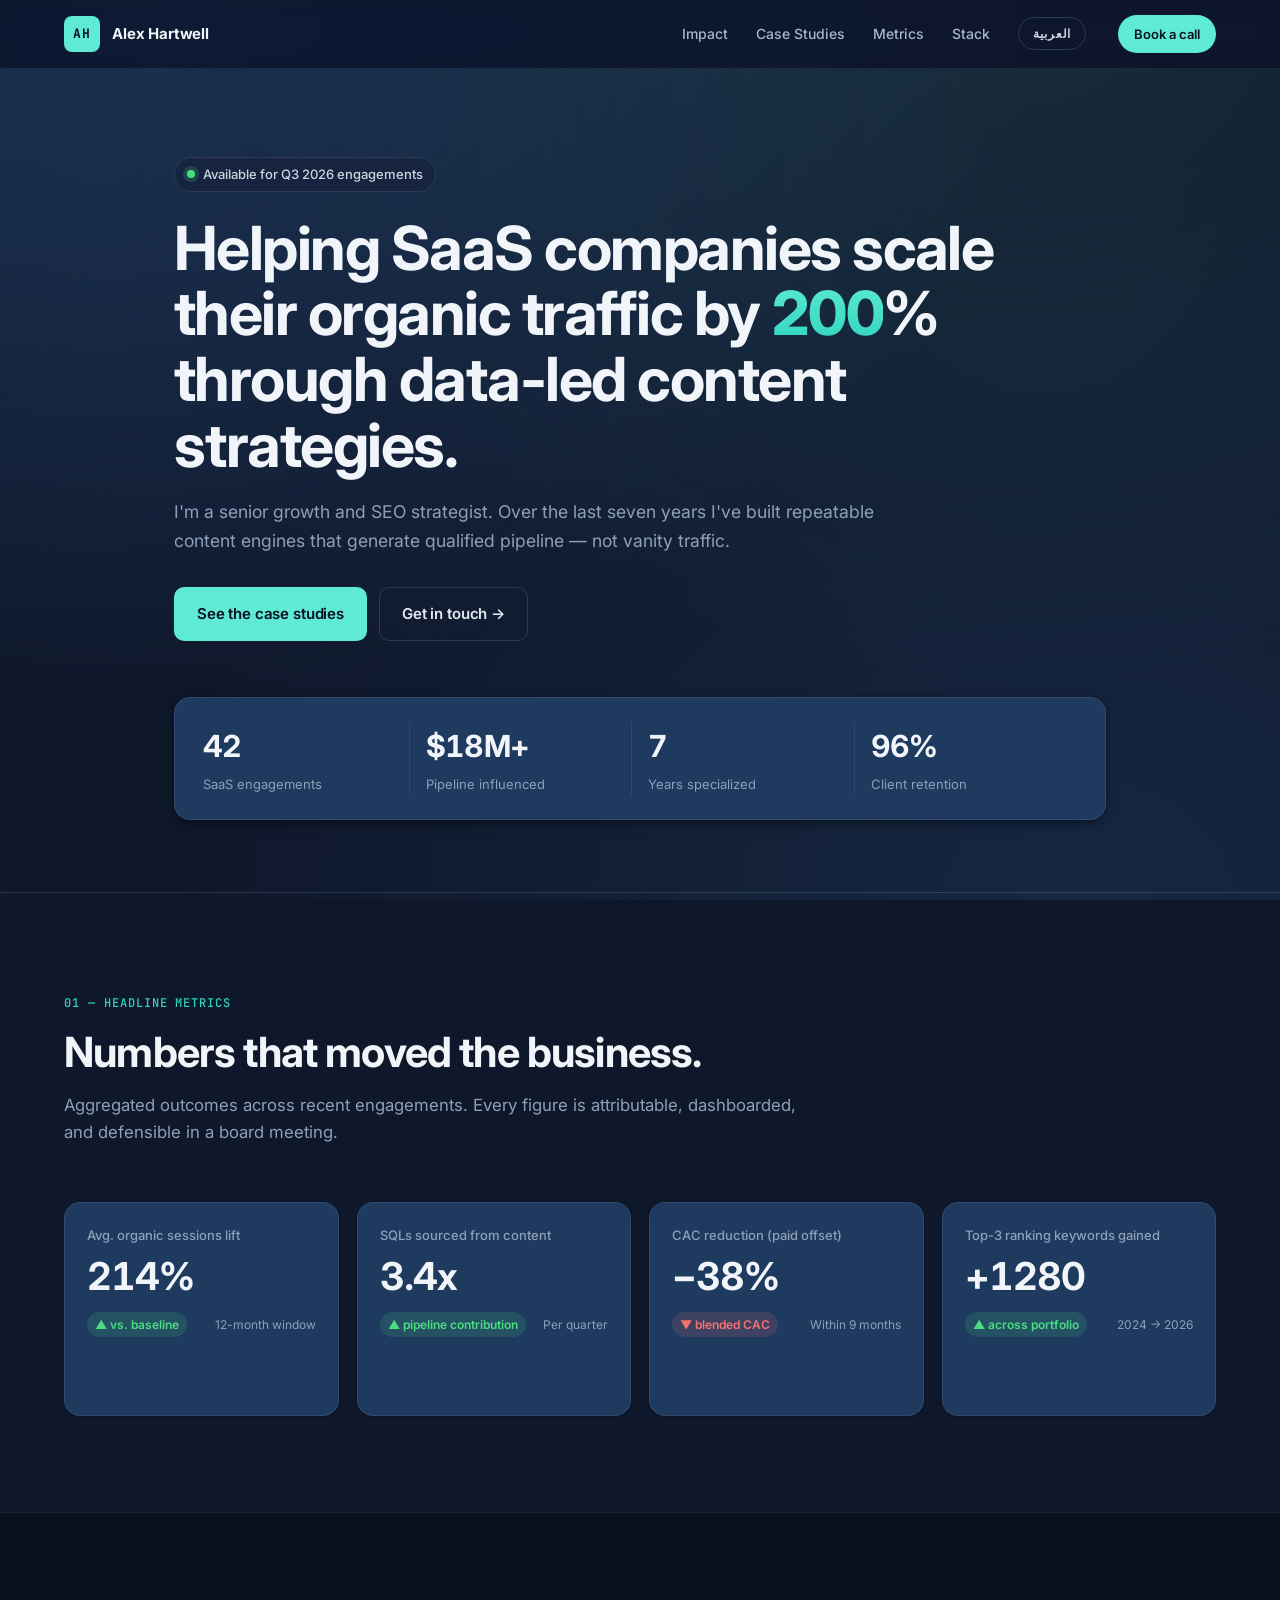
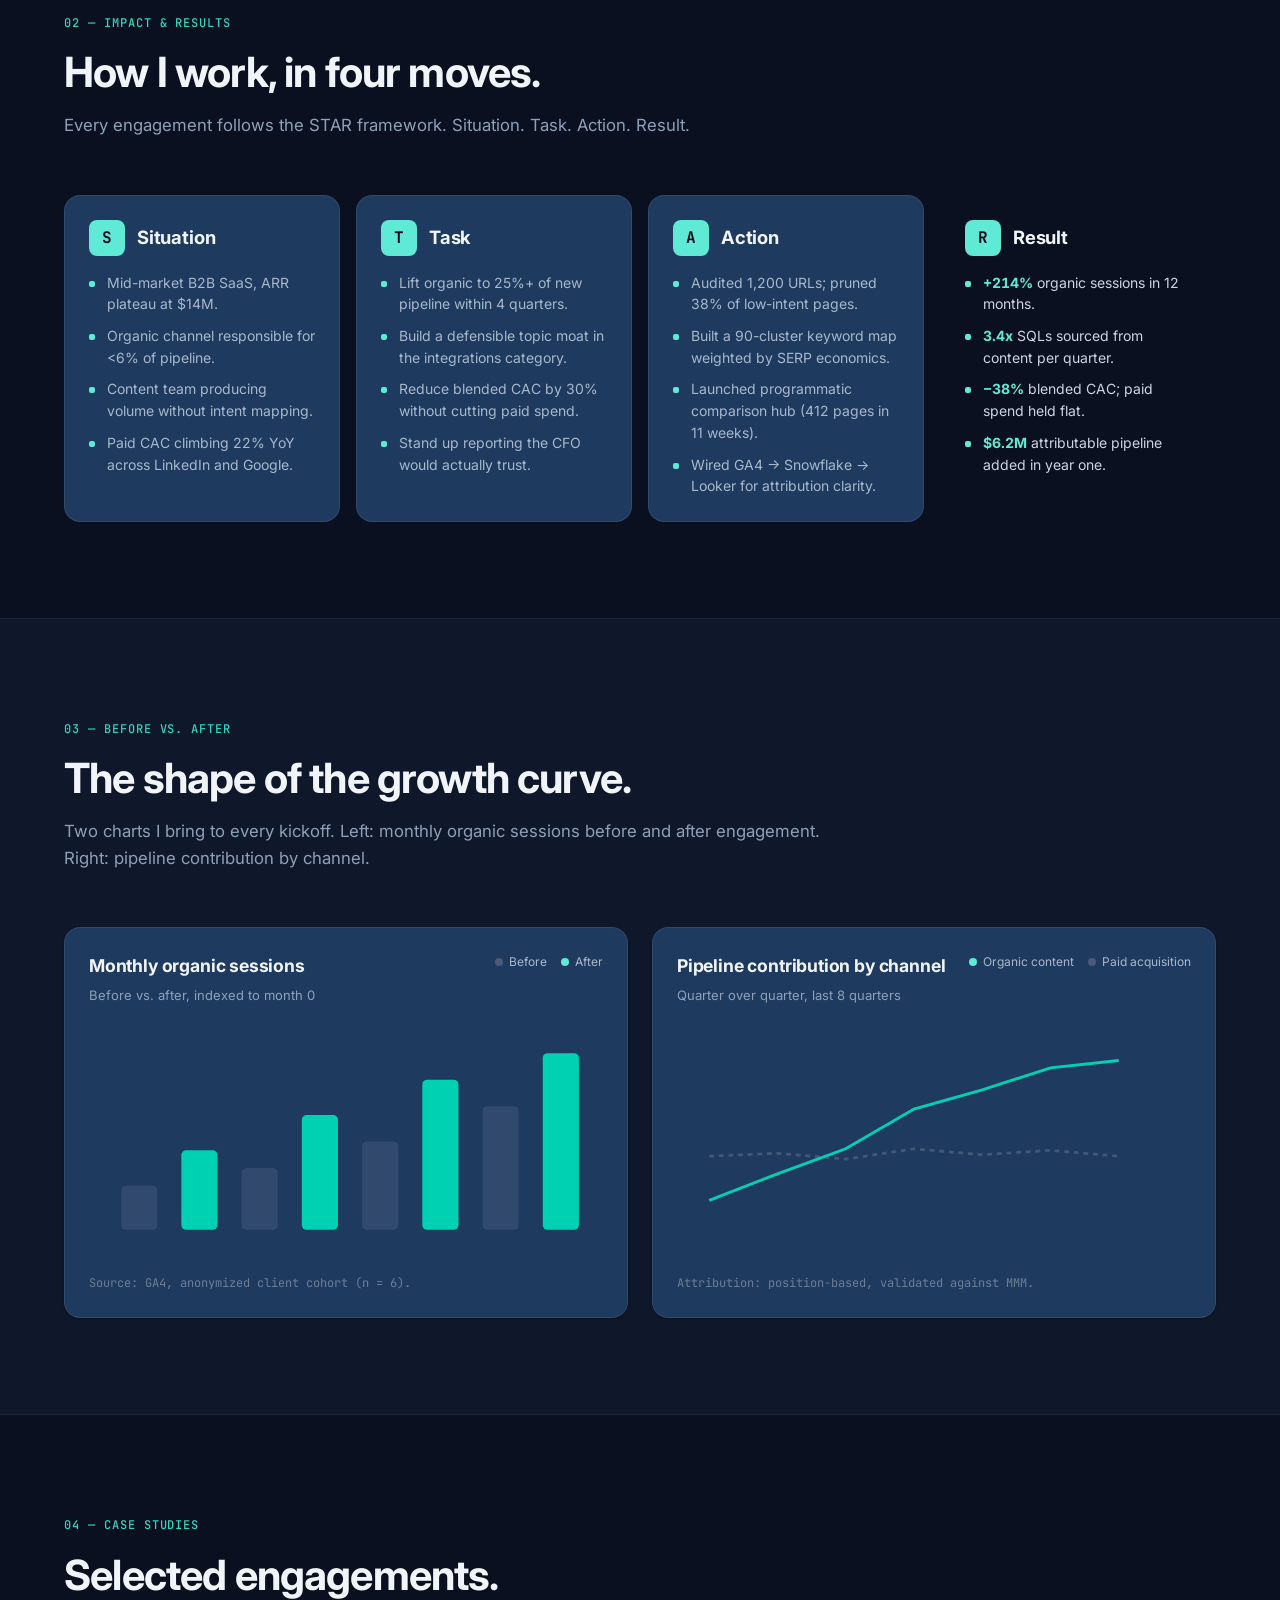
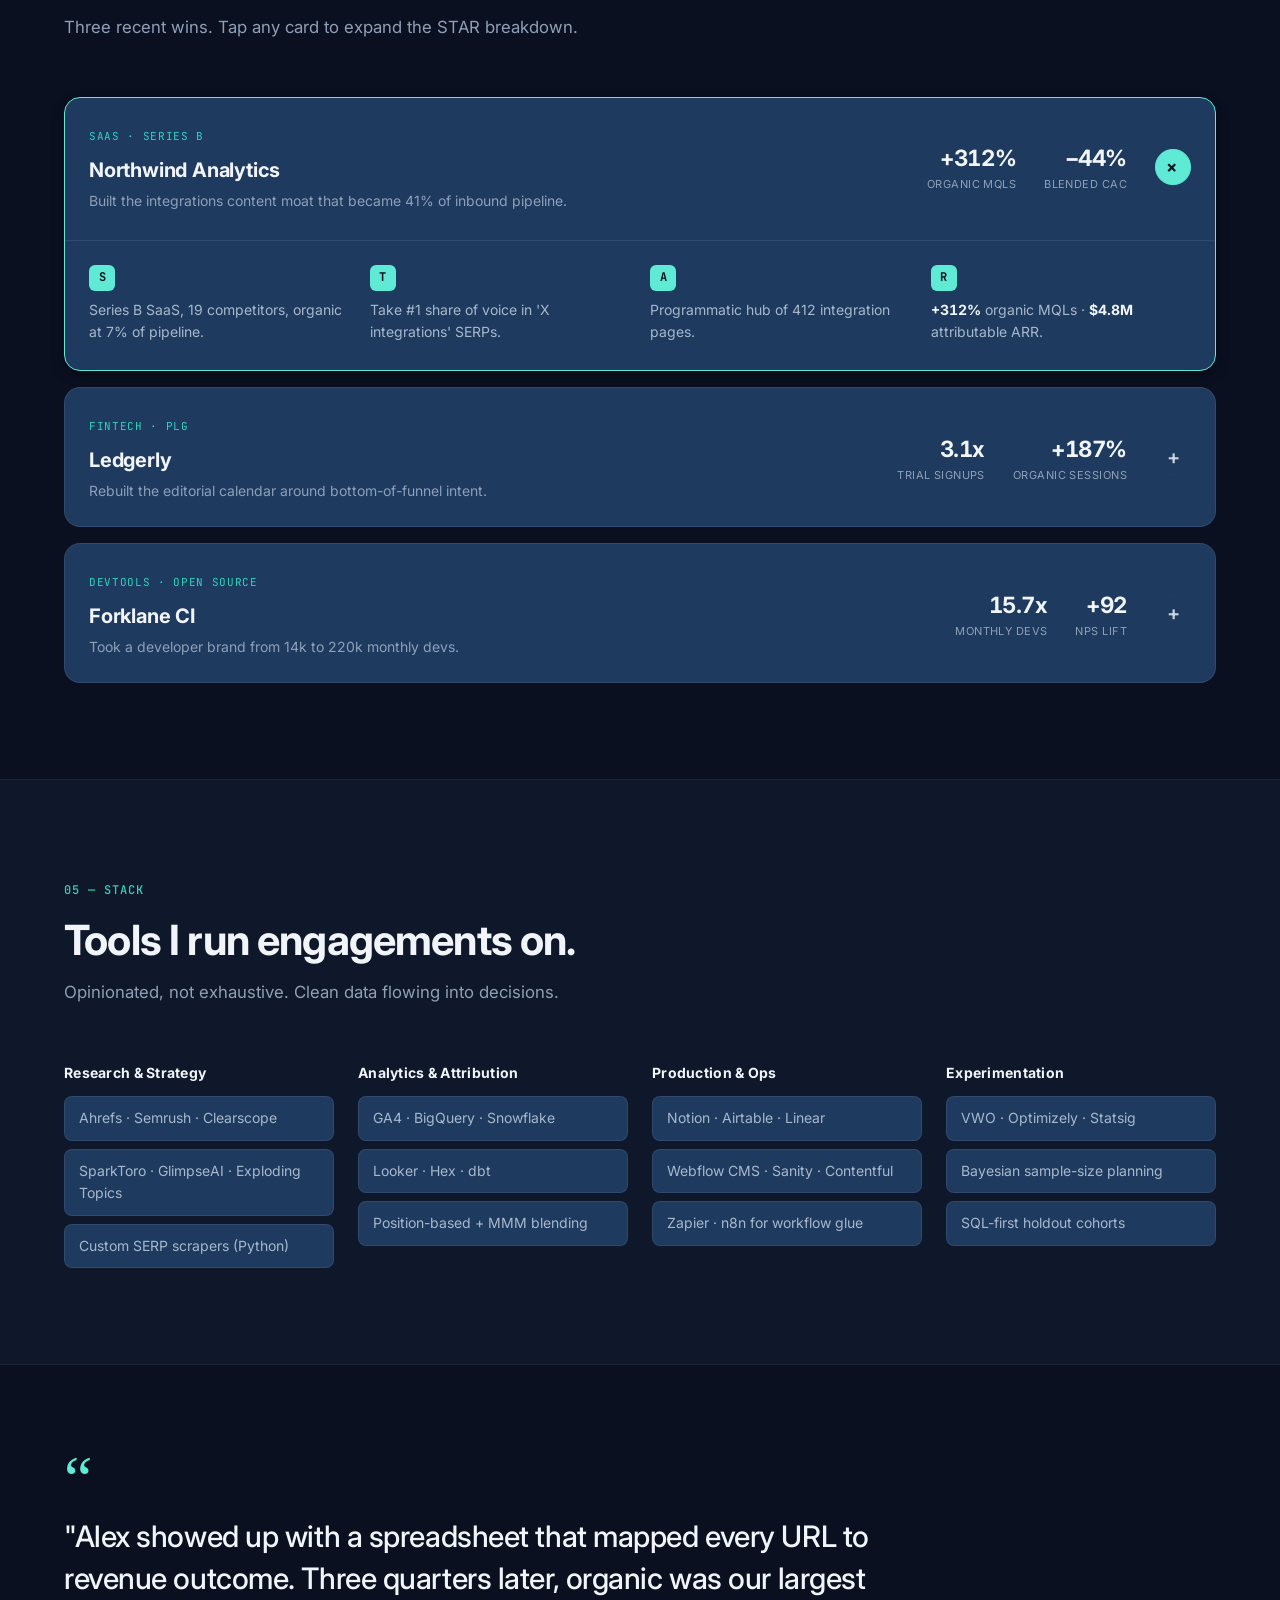
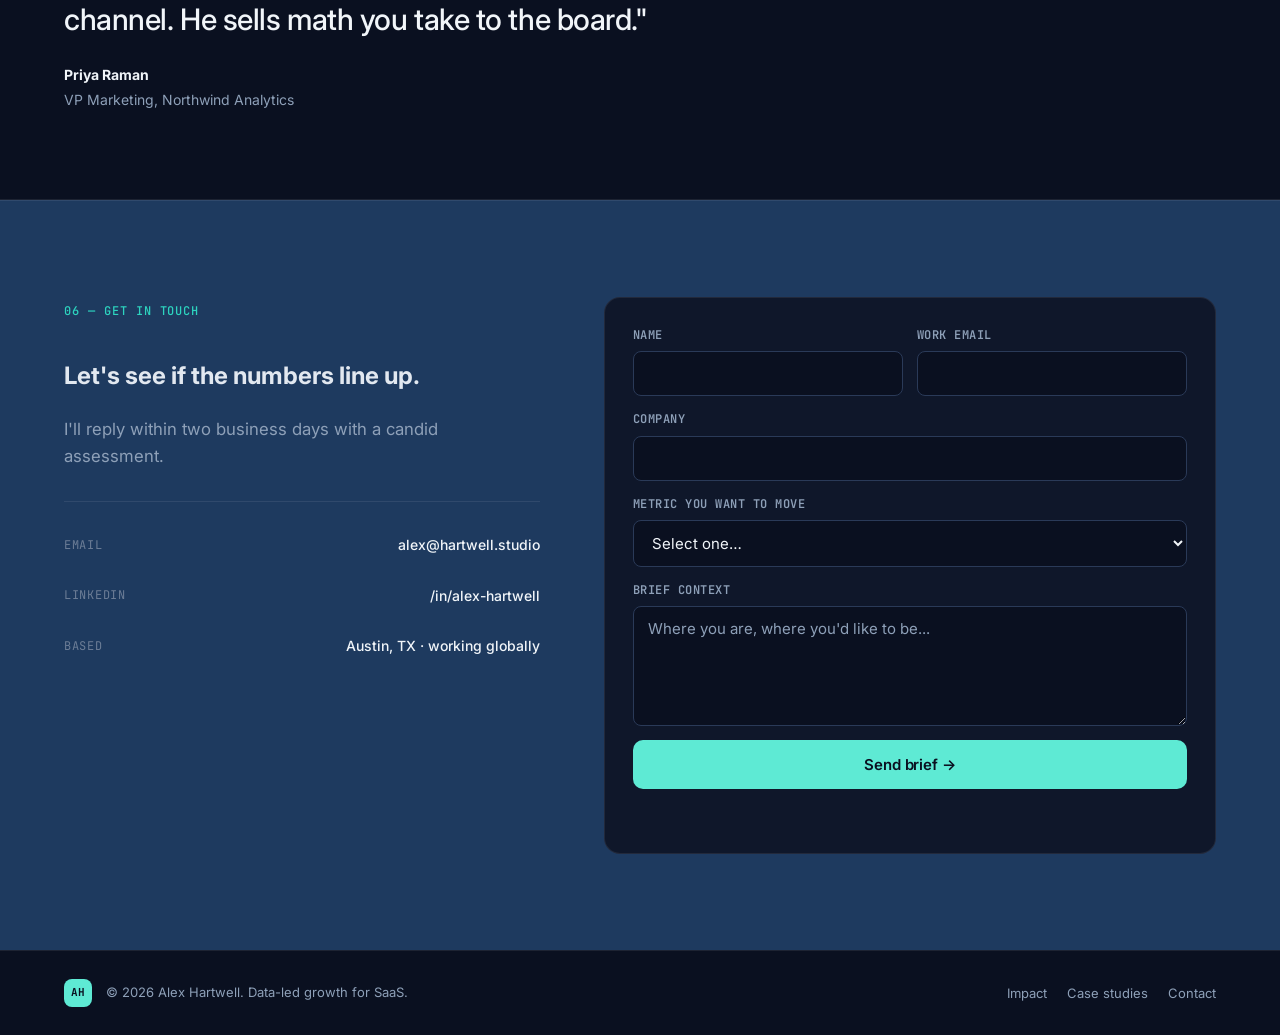
<file: portfolione/index.html>
<!DOCTYPE html>
<html lang="en">
  <head>
    <meta charset="UTF-8" />
    <meta name="viewport" content="width=device-width, initial-scale=1.0" />
    <title>Alex Hartwell — Growth & SEO Strategist | Data-Led Results</title>
    <meta name="description" content="Helping SaaS companies scale their organic traffic by 200% through data-led content strategies. Portfolio of measurable growth wins." />
    <meta property="og:title" content="Alex Hartwell — Growth & SEO Strategist" />
    <meta property="og:description" content="Data-led content strategies that move metrics. Case studies, results, proof." />
    <link rel="icon" type="image/svg+xml" href="/favicon.svg" />
    <link rel="preconnect" href="https://fonts.googleapis.com">
    <link rel="preconnect" href="https://fonts.gstatic.com" crossorigin>
    <link href="https://fonts.googleapis.com/css2?family=Inter:wght@400;500;600;700;800&family=JetBrains+Mono:wght@400;500;700&family=Cairo:wght@400;500;600;700;800&display=swap" rel="stylesheet">
    <link rel="stylesheet" href="styles.css" />
  </head>
  <body>
    <header class="site-header">
      <div class="container nav">
        <a class="brand" href="#top">
          <span class="brand-mark">AH</span>
          <span class="brand-text" data-i18n="brand.name">Alex Hartwell</span>
        </a>
        <nav class="nav-links">
          <a href="#impact" data-i18n="nav.impact">Impact</a>
          <a href="#case-studies" data-i18n="nav.cases">Case Studies</a>
          <a href="#metrics" data-i18n="nav.metrics">Metrics</a>
          <a href="#stack" data-i18n="nav.stack">Stack</a>
          <button class="lang-toggle" id="lang-toggle" type="button" aria-label="Switch language">
            <span id="lang-toggle-label">العربية</span>
          </button>
          <a href="#contact" class="nav-cta" data-i18n="nav.cta">Book a call</a>
        </nav>
      </div>
    </header>

    <main id="top">
      <!-- HERO -->
      <section class="hero">
        <div class="container hero-inner">
          <div class="hero-tag">
            <span class="status-dot"></span>
            <span data-i18n="hero.tag">Available for Q3 2026 engagements</span>
          </div>
          <h1 class="hero-headline">
            <span data-i18n="hero.before">Helping SaaS companies scale their organic traffic by</span>
            <span class="hero-accent" data-counter data-target="200">0</span>%
            <span data-i18n="hero.after">through data-led content strategies.</span>
          </h1>
          <p class="hero-sub" data-i18n="hero.sub">
            I'm a senior growth and SEO strategist. Over the last seven years I've
            built repeatable content engines that generate qualified pipeline — not
            vanity traffic. Below: the numbers, the methods, and the receipts.
          </p>
          <div class="hero-actions">
            <a href="#case-studies" class="btn btn-primary" data-i18n="hero.btn1">See the case studies</a>
            <a href="#contact" class="btn btn-ghost" data-i18n="hero.btn2">Get in touch →</a>
          </div>

          <ul class="hero-stats">
            <li><strong data-counter data-target="42">0</strong><span data-i18n="hero.stat1">SaaS engagements</span></li>
            <li><strong data-counter data-target="18" data-prefix="$" data-suffix="M+">$0</strong><span data-i18n="hero.stat2">Pipeline influenced</span></li>
            <li><strong data-counter data-target="7">0</strong><span data-i18n="hero.stat3">Years specialized</span></li>
            <li><strong data-counter data-target="96" data-suffix="%">0</strong><span data-i18n="hero.stat4">Client retention</span></li>
          </ul>
        </div>
      </section>

      <!-- IMPACT METRICS -->
      <section id="metrics" class="section">
        <div class="container">
          <div class="section-head">
            <span class="eyebrow" data-i18n="s1.eyebrow">01 — Headline metrics</span>
            <h2 data-i18n="s1.title">Numbers that moved the business.</h2>
            <p class="section-lede" data-i18n="s1.lede">Aggregated outcomes across recent engagements. Every figure is attributable, dashboarded, and defensible in a board meeting.</p>
          </div>

          <div class="metric-grid">
            <article class="metric-card">
              <div class="metric-label" data-i18n="s1.m1.label">Avg. organic sessions lift</div>
              <div class="metric-value"><span data-counter data-target="214" data-suffix="%">0</span></div>
              <div class="metric-meta">
                <span class="trend trend-up" data-i18n="s1.m1.trend">▲ vs. baseline</span>
                <span data-i18n="s1.m1.window">12-month window</span>
              </div>
              <div class="spark" data-spark="6,9,11,14,18,22,28,34,41,52,63,78"></div>
            </article>

            <article class="metric-card">
              <div class="metric-label" data-i18n="s1.m2.label">SQLs sourced from content</div>
              <div class="metric-value"><span data-counter data-target="3.4" data-suffix="x">0</span></div>
              <div class="metric-meta">
                <span class="trend trend-up" data-i18n="s1.m2.trend">▲ pipeline contribution</span>
                <span data-i18n="s1.m2.window">Per quarter</span>
              </div>
              <div class="spark" data-spark="10,12,11,16,19,21,25,29,32,36,40,44"></div>
            </article>

            <article class="metric-card">
              <div class="metric-label" data-i18n="s1.m3.label">CAC reduction (paid offset)</div>
              <div class="metric-value">−<span data-counter data-target="38" data-suffix="%">0</span></div>
              <div class="metric-meta">
                <span class="trend trend-down" data-i18n="s1.m3.trend">▼ blended CAC</span>
                <span data-i18n="s1.m3.window">Within 9 months</span>
              </div>
              <div class="spark" data-spark="80,76,74,70,68,62,58,55,52,48,46,44" data-invert="true"></div>
            </article>

            <article class="metric-card">
              <div class="metric-label" data-i18n="s1.m4.label">Top-3 ranking keywords gained</div>
              <div class="metric-value">+<span data-counter data-target="1280">0</span></div>
              <div class="metric-meta">
                <span class="trend trend-up" data-i18n="s1.m4.trend">▲ across portfolio</span>
                <span data-i18n="s1.m4.window">2024 → 2026</span>
              </div>
              <div class="spark" data-spark="120,180,260,340,420,540,680,820,940,1050,1180,1280"></div>
            </article>
          </div>
        </div>
      </section>

      <!-- IMPACT & RESULTS — STAR METHOD -->
      <section id="impact" class="section section-alt">
        <div class="container">
          <div class="section-head">
            <span class="eyebrow" data-i18n="s2.eyebrow">02 — Impact &amp; Results</span>
            <h2 data-i18n="s2.title">How I work, in four moves.</h2>
            <p class="section-lede" data-i18n="s2.lede">Every engagement follows the STAR framework. Situation. Task. Action. Result. No hand-waving, no hidden math.</p>
          </div>

          <div class="star-grid">
            <article class="star-card">
              <header class="star-head"><span class="star-letter">S</span><h3 data-i18n="s2.s.title">Situation</h3></header>
              <ul class="star-list">
                <li data-i18n="s2.s.li1">Mid-market B2B SaaS, ARR plateau at $14M.</li>
                <li data-i18n="s2.s.li2">Organic channel responsible for &lt;6% of pipeline.</li>
                <li data-i18n="s2.s.li3">Content team producing volume without intent mapping.</li>
                <li data-i18n="s2.s.li4">Paid CAC climbing 22% YoY across LinkedIn and Google.</li>
              </ul>
            </article>

            <article class="star-card">
              <header class="star-head"><span class="star-letter">T</span><h3 data-i18n="s2.t.title">Task</h3></header>
              <ul class="star-list">
                <li data-i18n="s2.t.li1">Lift organic to 25%+ of new pipeline within 4 quarters.</li>
                <li data-i18n="s2.t.li2">Build a defensible topic moat in the integrations category.</li>
                <li data-i18n="s2.t.li3">Reduce blended CAC by 30% without cutting paid spend abruptly.</li>
                <li data-i18n="s2.t.li4">Stand up reporting the CFO would actually trust.</li>
              </ul>
            </article>

            <article class="star-card">
              <header class="star-head"><span class="star-letter">A</span><h3 data-i18n="s2.a.title">Action</h3></header>
              <ul class="star-list">
                <li data-i18n="s2.a.li1">Audited 1,200 URLs; pruned 38% of low-intent pages.</li>
                <li data-i18n="s2.a.li2">Built a 90-cluster keyword map weighted by SERP economics.</li>
                <li data-i18n="s2.a.li3">Launched programmatic comparison hub (412 pages in 11 weeks).</li>
                <li data-i18n="s2.a.li4">Wired GA4 → Snowflake → Looker for attribution clarity.</li>
              </ul>
            </article>

            <article class="star-card star-card-result">
              <header class="star-head"><span class="star-letter">R</span><h3 data-i18n="s2.r.title">Result</h3></header>
              <ul class="star-list">
                <li data-i18n-html="s2.r.li1"><strong>+214%</strong> organic sessions in 12 months.</li>
                <li data-i18n-html="s2.r.li2"><strong>3.4x</strong> SQLs sourced from content per quarter.</li>
                <li data-i18n-html="s2.r.li3"><strong>−38%</strong> blended CAC; paid spend held flat.</li>
                <li data-i18n-html="s2.r.li4"><strong>$6.2M</strong> attributable pipeline added in year one.</li>
              </ul>
            </article>
          </div>
        </div>
      </section>

      <!-- CHARTS -->
      <section class="section">
        <div class="container">
          <div class="section-head">
            <span class="eyebrow" data-i18n="s3.eyebrow">03 — Before vs. after</span>
            <h2 data-i18n="s3.title">The shape of the growth curve.</h2>
            <p class="section-lede" data-i18n="s3.lede">Two charts I bring to every kickoff. Left: monthly organic sessions before and after engagement. Right: pipeline contribution by channel.</p>
          </div>

          <div class="chart-grid">
            <article class="chart-card">
              <div class="chart-card-head">
                <div>
                  <h3 data-i18n="s3.c1.title">Monthly organic sessions</h3>
                  <p class="chart-sub" data-i18n="s3.c1.sub">Before vs. after, indexed to month 0</p>
                </div>
                <div class="chart-legend">
                  <span><i class="dot dot-mute"></i><span data-i18n="s3.c1.before">Before</span></span>
                  <span><i class="dot dot-accent"></i><span data-i18n="s3.c1.after">After</span></span>
                </div>
              </div>
              <svg id="chart-bar" class="chart-svg" viewBox="0 0 640 300" role="img" aria-label="Bar chart"></svg>
              <div class="chart-foot"><span data-i18n="s3.c1.foot">Source: GA4, anonymized client cohort (n = 6).</span></div>
            </article>

            <article class="chart-card">
              <div class="chart-card-head">
                <div>
                  <h3 data-i18n="s3.c2.title">Pipeline contribution by channel</h3>
                  <p class="chart-sub" data-i18n="s3.c2.sub">Quarter over quarter, last 8 quarters</p>
                </div>
                <div class="chart-legend">
                  <span><i class="dot dot-accent"></i><span data-i18n="s3.c2.organic">Organic content</span></span>
                  <span><i class="dot dot-mute"></i><span data-i18n="s3.c2.paid">Paid acquisition</span></span>
                </div>
              </div>
              <svg id="chart-line" class="chart-svg" viewBox="0 0 640 300" role="img" aria-label="Line chart"></svg>
              <div class="chart-foot"><span data-i18n="s3.c2.foot">Attribution: position-based, validated against MMM.</span></div>
            </article>
          </div>
        </div>
      </section>

      <!-- CASE STUDIES -->
      <section id="case-studies" class="section section-alt">
        <div class="container">
          <div class="section-head">
            <span class="eyebrow" data-i18n="s4.eyebrow">04 — Case studies</span>
            <h2 data-i18n="s4.title">Selected engagements.</h2>
            <p class="section-lede" data-i18n="s4.lede">Three recent wins. Tap any card to expand the STAR breakdown.</p>
          </div>

          <div class="case-grid">
            <details class="case-card" open>
              <summary>
                <div class="case-summary-left">
                  <span class="case-tag" data-i18n="s4.c1.tag">SaaS · Series B</span>
                  <h3 data-i18n="s4.c1.title">Northwind Analytics</h3>
                  <p data-i18n="s4.c1.desc">Built the integrations content moat that became 41% of inbound pipeline.</p>
                </div>
                <div class="case-summary-right">
                  <div class="case-metric"><strong>+312%</strong><span data-i18n="s4.c1.metric1">Organic MQLs</span></div>
                  <div class="case-metric"><strong>−44%</strong><span data-i18n="s4.c1.metric2">Blended CAC</span></div>
                  <span class="case-toggle" aria-hidden="true">+</span>
                </div>
              </summary>
              <div class="case-body">
                <div class="case-star">
                  <div><span class="case-star-letter">S</span><p data-i18n="s4.c1.s">Series B SaaS, 19 competitors with stronger brand recall, organic at 7% of pipeline.</p></div>
                  <div><span class="case-star-letter">T</span><p data-i18n="s4.c1.t">Take #1 share of voice in "X integrations" SERPs within 3 quarters.</p></div>
                  <div><span class="case-star-letter">A</span><p data-i18n="s4.c1.a">Programmatic hub of 412 integration pages, paired with weekly comparison long-form and an internal-link engine.</p></div>
                  <div><span class="case-star-letter">R</span><p data-i18n-html="s4.c1.r"><strong>+312%</strong> organic MQLs · 1,180 keywords in top-3 · <strong>$4.8M</strong> attributable ARR.</p></div>
                </div>
              </div>
            </details>

            <details class="case-card">
              <summary>
                <div class="case-summary-left">
                  <span class="case-tag" data-i18n="s4.c2.tag">FinTech · PLG</span>
                  <h3 data-i18n="s4.c2.title">Ledgerly</h3>
                  <p data-i18n="s4.c2.desc">Rebuilt the editorial calendar around bottom-of-funnel intent. Conversions tripled.</p>
                </div>
                <div class="case-summary-right">
                  <div class="case-metric"><strong>3.1x</strong><span data-i18n="s4.c2.metric1">Trial signups</span></div>
                  <div class="case-metric"><strong>+187%</strong><span data-i18n="s4.c2.metric2">Organic sessions</span></div>
                  <span class="case-toggle" aria-hidden="true">+</span>
                </div>
              </summary>
              <div class="case-body">
                <div class="case-star">
                  <div><span class="case-star-letter">S</span><p data-i18n="s4.c2.s">PLG fintech with 2,800 indexed pages, 71% generating zero clicks per quarter.</p></div>
                  <div><span class="case-star-letter">T</span><p data-i18n="s4.c2.t">Cut the index footprint in half while growing qualified trial signups.</p></div>
                  <div><span class="case-star-letter">A</span><p data-i18n="s4.c2.a">Pruned 1,400 URLs, rebuilt 280 templates around comparison and "alternative to" intent, instrumented every CTA.</p></div>
                  <div><span class="case-star-letter">R</span><p data-i18n-html="s4.c2.r"><strong>3.1x</strong> trials · <strong>+187%</strong> sessions · <strong>−52%</strong> indexed bloat.</p></div>
                </div>
              </div>
            </details>

            <details class="case-card">
              <summary>
                <div class="case-summary-left">
                  <span class="case-tag" data-i18n="s4.c3.tag">DevTools · Open Source</span>
                  <h3 data-i18n="s4.c3.title">Forklane CI</h3>
                  <p data-i18n="s4.c3.desc">Took a developer-tools brand from 14k to 220k monthly devs via documentation-led growth.</p>
                </div>
                <div class="case-summary-right">
                  <div class="case-metric"><strong>15.7x</strong><span data-i18n="s4.c3.metric1">Monthly devs</span></div>
                  <div class="case-metric"><strong>+92</strong><span data-i18n="s4.c3.metric2">NPS lift</span></div>
                  <span class="case-toggle" aria-hidden="true">+</span>
                </div>
              </summary>
              <div class="case-body">
                <div class="case-star">
                  <div><span class="case-star-letter">S</span><p data-i18n="s4.c3.s">OSS devtool, strong community, weak discoverability — docs were the conversion bottleneck.</p></div>
                  <div><span class="case-star-letter">T</span><p data-i18n="s4.c3.t">Treat docs as the primary acquisition surface; lift activation 3x in two quarters.</p></div>
                  <div><span class="case-star-letter">A</span><p data-i18n="s4.c3.a">Reorganized 2,100 doc pages into job-to-be-done flows, added schema, shipped a runnable example library.</p></div>
                  <div><span class="case-star-letter">R</span><p data-i18n-html="s4.c3.r"><strong>15.7x</strong> monthly devs · <strong>+92</strong> NPS · <strong>62%</strong> activation, up from 19%.</p></div>
                </div>
              </div>
            </details>
          </div>
        </div>
      </section>

      <!-- STACK -->
      <section id="stack" class="section">
        <div class="container">
          <div class="section-head">
            <span class="eyebrow" data-i18n="s5.eyebrow">05 — Stack</span>
            <h2 data-i18n="s5.title">Tools I run engagements on.</h2>
            <p class="section-lede" data-i18n="s5.lede">Opinionated, not exhaustive. The point is clean data flowing into decisions, not collecting logos.</p>
          </div>

          <div class="stack-grid">
            <div class="stack-col">
              <h4 data-i18n="s5.col1.title">Research &amp; Strategy</h4>
              <ul>
                <li>Ahrefs · Semrush · Clearscope</li>
                <li>SparkToro · GlimpseAI · Exploding Topics</li>
                <li data-i18n="s5.col1.li3">Custom SERP scrapers (Python)</li>
              </ul>
            </div>
            <div class="stack-col">
              <h4 data-i18n="s5.col2.title">Analytics &amp; Attribution</h4>
              <ul>
                <li>GA4 · BigQuery · Snowflake</li>
                <li>Looker · Hex · dbt</li>
                <li data-i18n="s5.col2.li3">Position-based + MMM blending</li>
              </ul>
            </div>
            <div class="stack-col">
              <h4 data-i18n="s5.col3.title">Production &amp; Ops</h4>
              <ul>
                <li>Notion · Airtable · Linear</li>
                <li>Webflow CMS · Sanity · Contentful</li>
                <li data-i18n="s5.col3.li3">Zapier · n8n for workflow glue</li>
              </ul>
            </div>
            <div class="stack-col">
              <h4 data-i18n="s5.col4.title">Experimentation</h4>
              <ul>
                <li>VWO · Optimizely · Statsig</li>
                <li data-i18n="s5.col4.li2">Bayesian sample-size planning</li>
                <li data-i18n="s5.col4.li3">SQL-first holdout cohorts</li>
              </ul>
            </div>
          </div>
        </div>
      </section>

      <!-- TESTIMONIAL -->
      <section class="section section-quote">
        <div class="container">
          <figure class="quote">
            <blockquote data-i18n="quote.text">
              "Alex showed up with a spreadsheet that mapped every URL on our site to a revenue outcome. Three quarters later, organic was the largest single channel in our pipeline. He doesn't sell traffic — he sells math you can take to the board."
            </blockquote>
            <figcaption>
              <strong data-i18n="quote.name">Priya Raman</strong>
              <span data-i18n="quote.role">VP Marketing, Northwind Analytics</span>
            </figcaption>
          </figure>
        </div>
      </section>

      <!-- CONTACT -->
      <section id="contact" class="section section-contact">
        <div class="container contact-grid">
          <div>
            <span class="eyebrow" data-i18n="s6.eyebrow">06 — Get in touch</span>
            <h2 data-i18n="s6.title">Let's see if the numbers line up.</h2>
            <p class="section-lede" data-i18n="s6.lede">I take on a small number of engagements per quarter so the work stays hands-on. Tell me the situation and the metric you need to move — I'll reply within two business days with a candid assessment.</p>
            <ul class="contact-list">
              <li><span data-i18n="s6.email">Email</span><a href="mailto:alex@hartwell.studio">alex@hartwell.studio</a></li>
              <li><span data-i18n="s6.linkedin">LinkedIn</span><a href="#" rel="noopener">/in/alex-hartwell</a></li>
              <li><span data-i18n="s6.based">Based</span><span class="contact-val" data-i18n="s6.location">Austin, TX · working globally</span></li>
            </ul>
          </div>

          <form class="contact-form" id="contact-form" novalidate>
            <div class="form-row">
              <label><span data-i18n="form.name">Name</span><input type="text" name="name" autocomplete="name" required /></label>
              <label><span data-i18n="form.email">Work email</span><input type="email" name="email" autocomplete="email" required /></label>
            </div>
            <label><span data-i18n="form.company">Company</span><input type="text" name="company" autocomplete="organization" /></label>
            <label>
              <span data-i18n="form.metric">Metric you want to move</span>
              <select name="metric" required>
                <option value="" data-i18n="form.opt0">Select one…</option>
                <option data-i18n="form.opt1">Organic traffic / SEO</option>
                <option data-i18n="form.opt2">Pipeline contribution from content</option>
                <option data-i18n="form.opt3">CAC reduction</option>
                <option data-i18n="form.opt4">Activation / PLG funnel</option>
                <option data-i18n="form.opt5">Something else</option>
              </select>
            </label>
            <label><span data-i18n="form.context">Brief context</span><textarea name="message" rows="4" data-i18n-placeholder="form.placeholder" placeholder="Where you are, where you'd like to be, and any constraints I should know."></textarea></label>
            <button type="submit" class="btn btn-primary btn-block" data-i18n="form.submit">Send brief →</button>
            <p class="form-note" id="form-note" aria-live="polite"></p>
          </form>
        </div>
      </section>
    </main>

    <footer class="site-footer">
      <div class="container footer-inner">
        <div>
          <span class="brand-mark small">AH</span>
          <span data-i18n-html="footer.copy">© <span id="year"></span> Alex Hartwell. Data-led growth for SaaS.</span>
        </div>
        <div class="footer-links">
          <a href="#impact" data-i18n="nav.impact">Impact</a>
          <a href="#case-studies" data-i18n="footer.cases">Case studies</a>
          <a href="#contact" data-i18n="footer.contact">Contact</a>
        </div>
      </div>
    </footer>

    <script type="module" src="main.js"></script>
  </body>
</html>
</file>
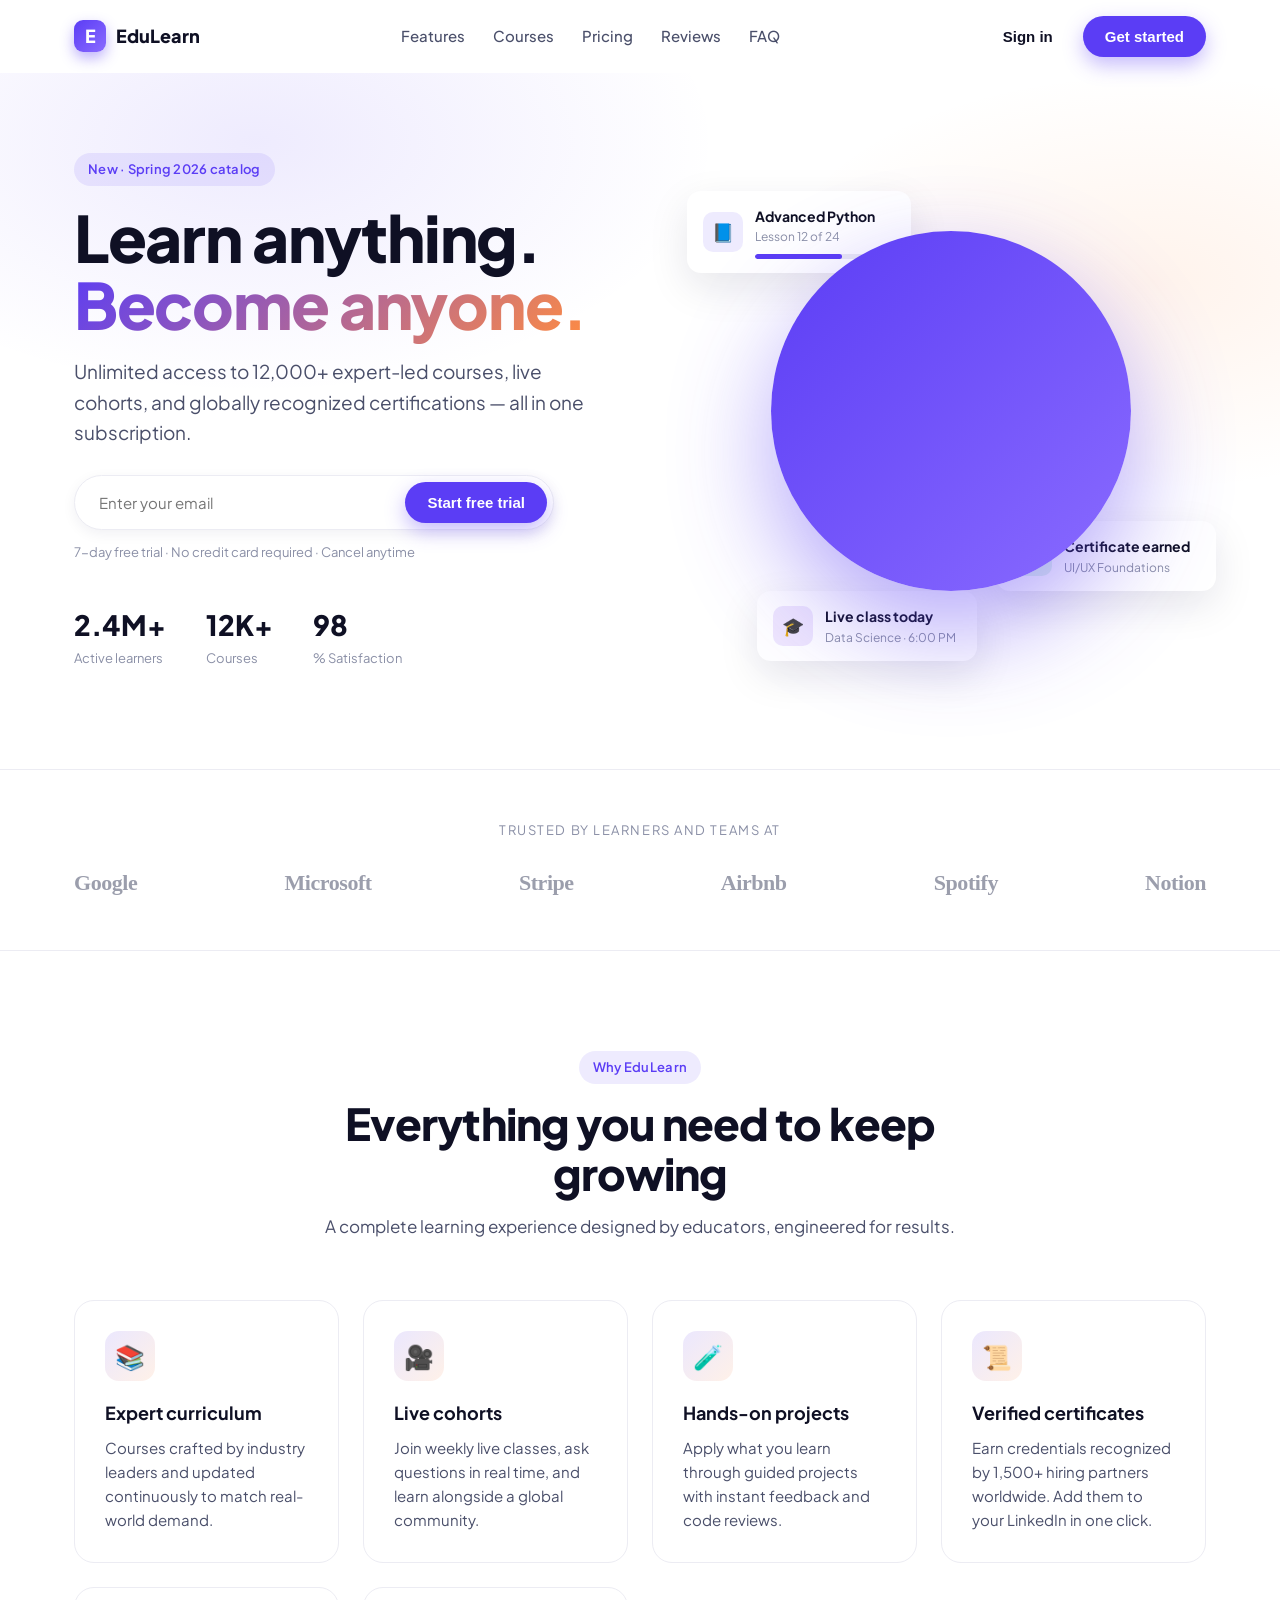
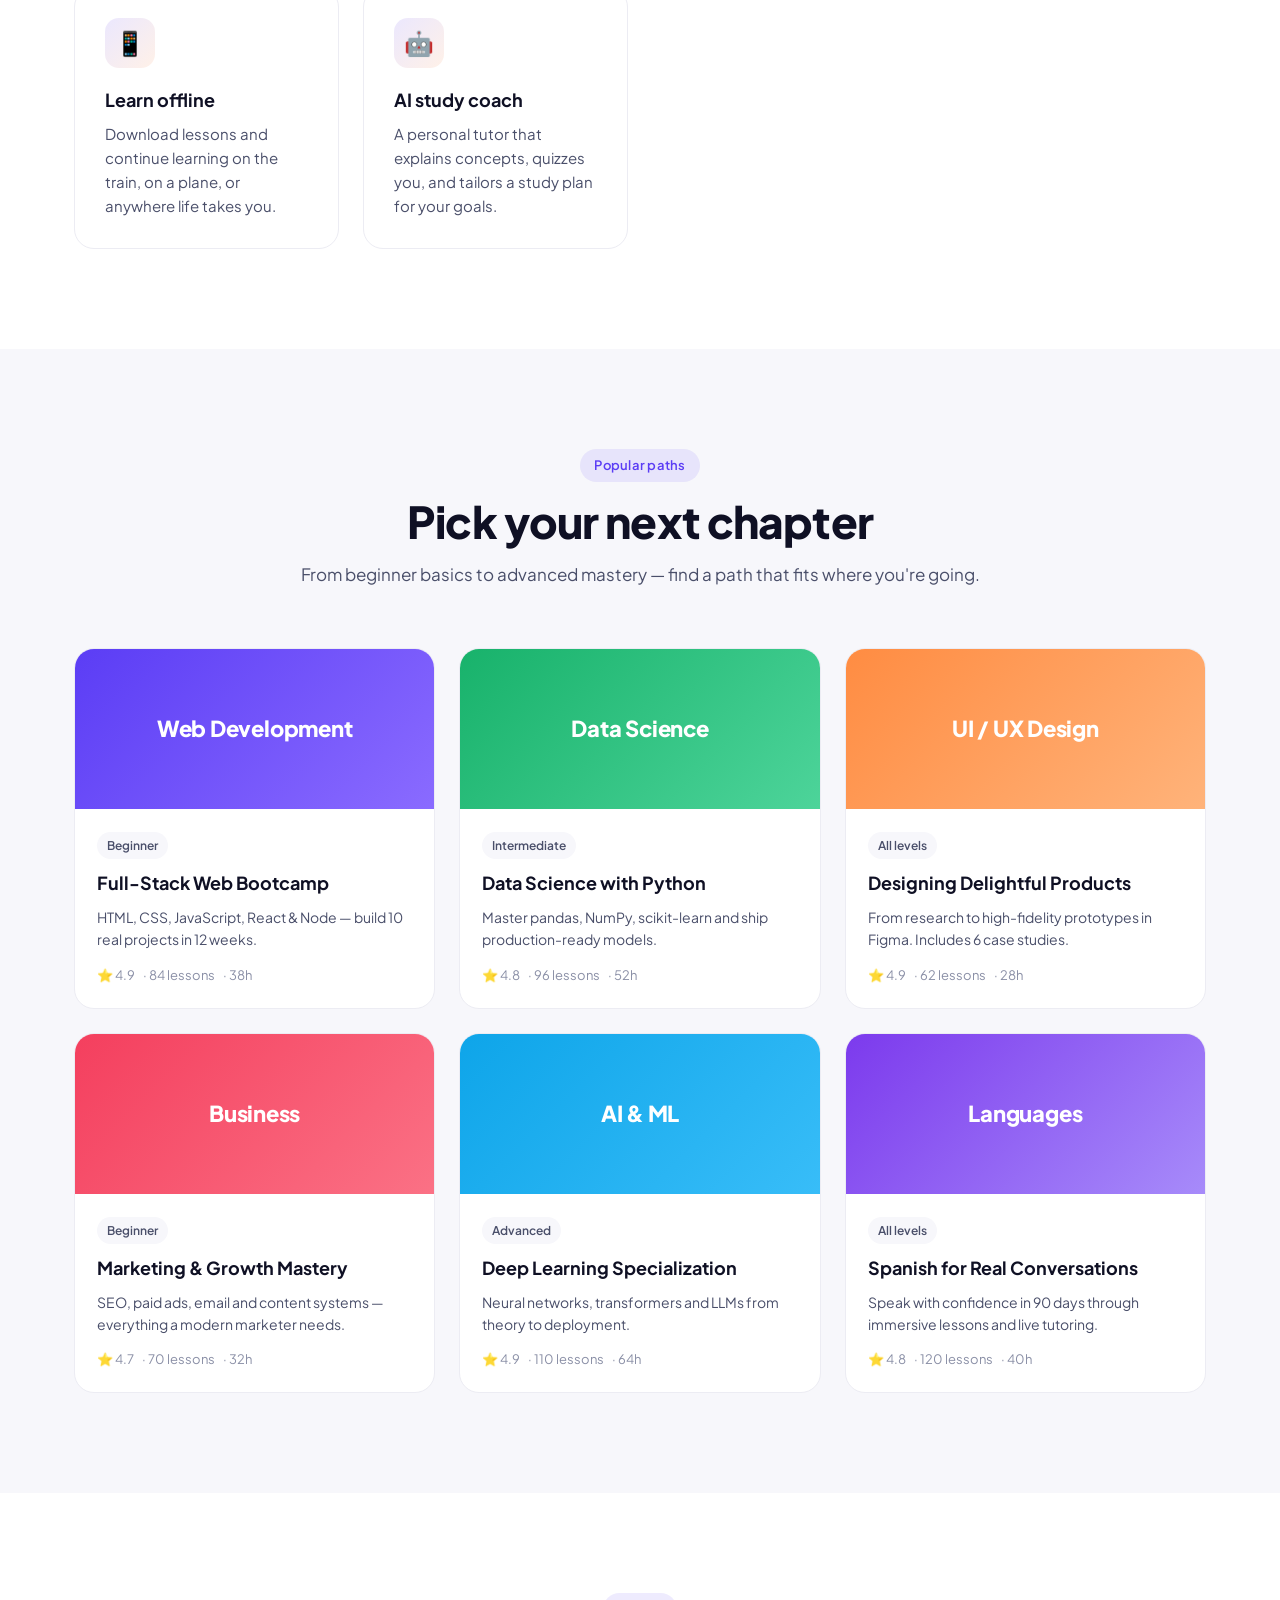
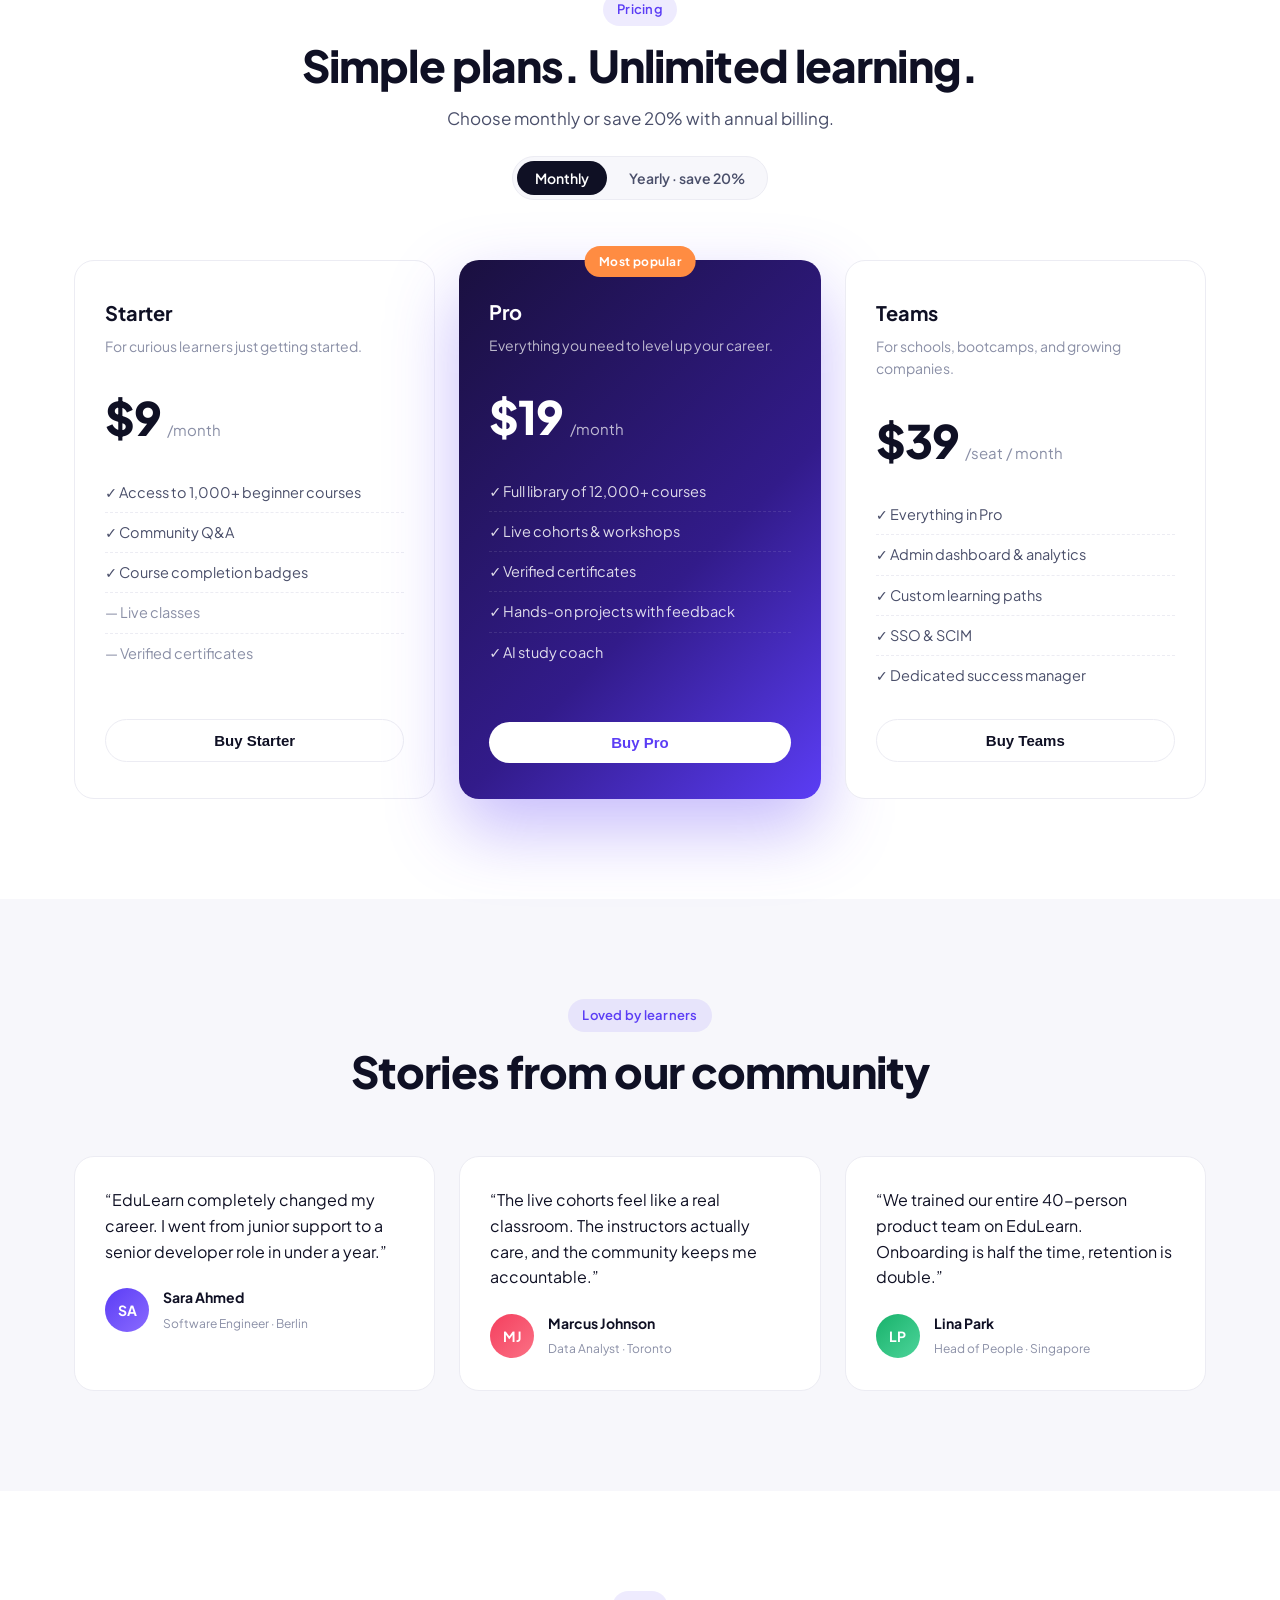
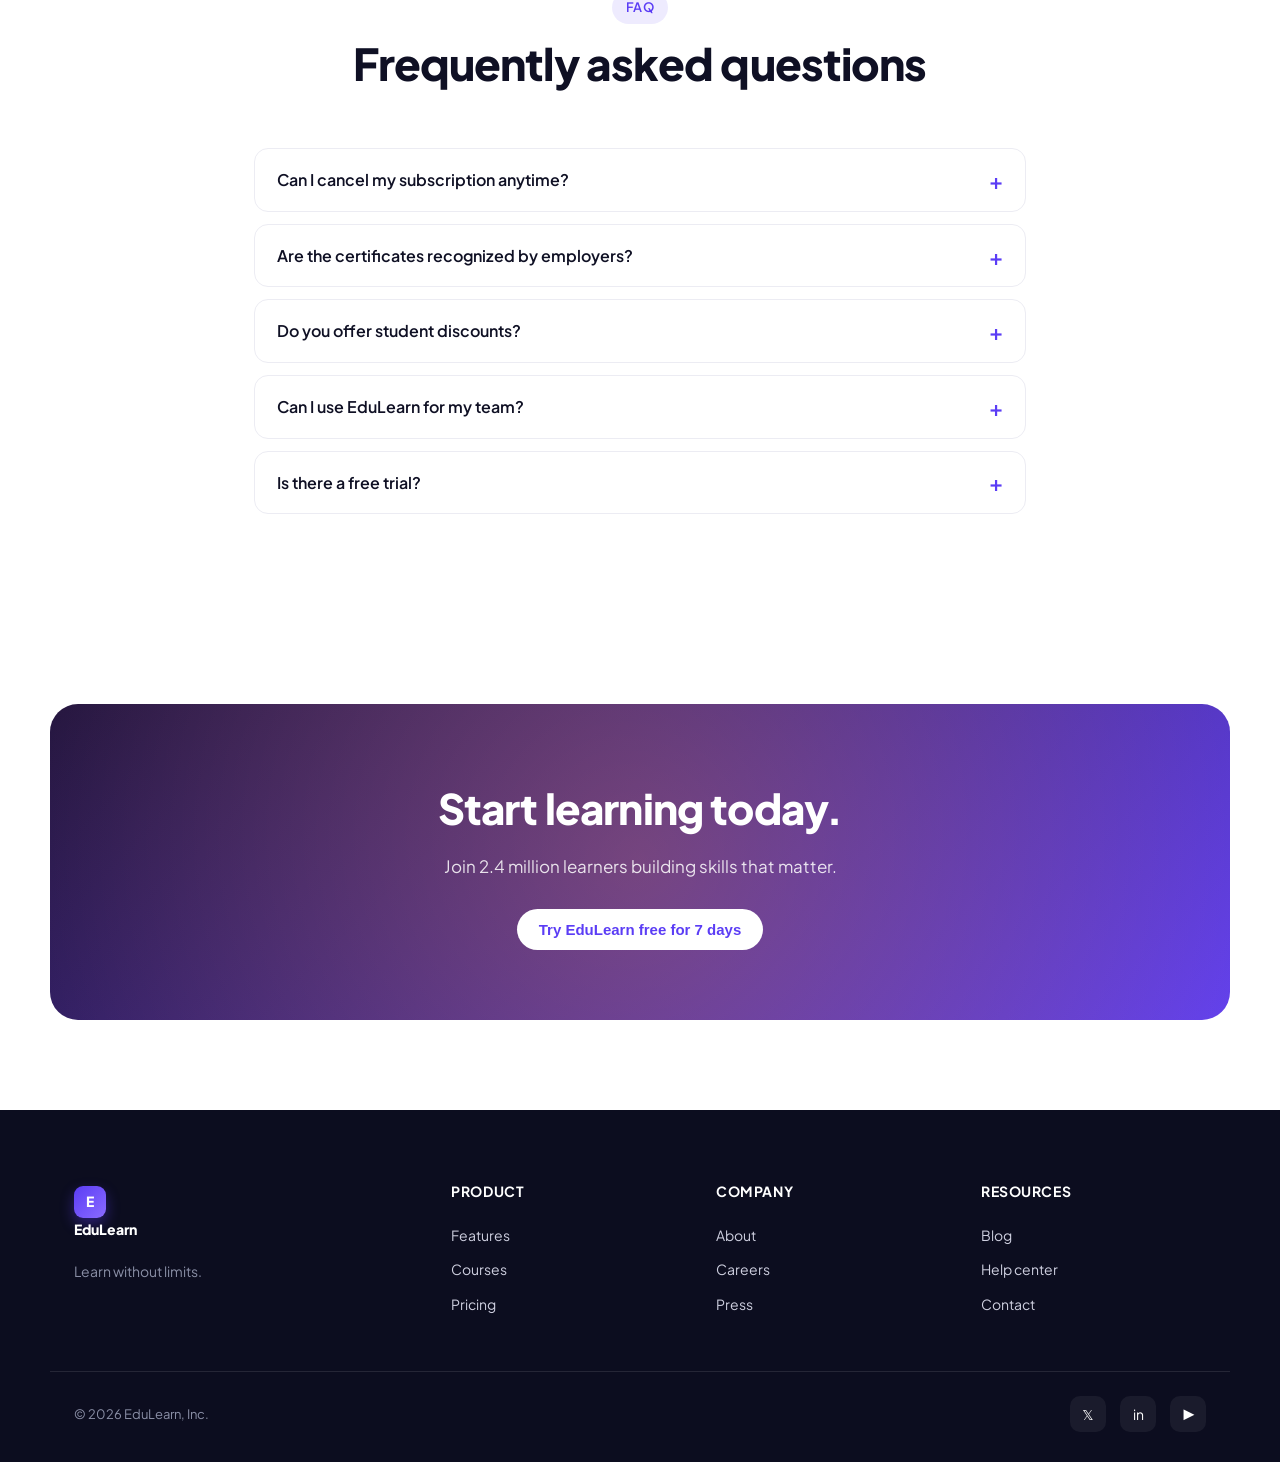
<file: study/index.html>
<!DOCTYPE html>
<html lang="en">
<head>
  <meta charset="UTF-8" />
  <meta name="viewport" content="width=device-width, initial-scale=1.0" />
  <title>EduLearn — Learn Without Limits</title>
  <meta name="description" content="EduLearn is a subscription-based educational platform that gives you unlimited access to expert-led courses, live classes, and certifications." />
  <link rel="preconnect" href="https://fonts.googleapis.com">
  <link rel="preconnect" href="https://fonts.gstatic.com" crossorigin>
  <link href="https://fonts.googleapis.com/css2?family=Plus+Jakarta+Sans:wght@400;500;600;700;800&display=swap" rel="stylesheet">
  <link rel="stylesheet" href="styles.css" />
</head>
<body>
  <header class="navbar" id="navbar">
    <div class="container nav-inner">
      <a href="#" class="logo">
        <span class="logo-mark">E</span>
        <span>EduLearn</span>
      </a>
      <nav class="nav-links" id="navLinks">
        <a href="#features">Features</a>
        <a href="#courses">Courses</a>
        <a href="#pricing">Pricing</a>
        <a href="#testimonials">Reviews</a>
        <a href="#faq">FAQ</a>
      </nav>
      <div class="nav-actions">
        <button class="btn btn-ghost" data-open="signin">Sign in</button>
        <button class="btn btn-primary" data-open="signup">Get started</button>
      </div>
      <button class="hamburger" id="hamburger" aria-label="Open menu">
        <span></span><span></span><span></span>
      </button>
    </div>
  </header>

  <main>
    <!-- HERO -->
    <section class="hero">
      <div class="container hero-grid">
        <div class="hero-copy reveal">
          <span class="eyebrow">New · Spring 2026 catalog</span>
          <h1>Learn anything. <span class="grad">Become anyone.</span></h1>
          <p class="lead">Unlimited access to 12,000+ expert-led courses, live cohorts, and globally recognized certifications — all in one subscription.</p>
          <form class="hero-cta" id="heroForm">
            <input type="email" placeholder="Enter your email" required />
            <button type="submit" class="btn btn-primary">Start free trial</button>
          </form>
          <p class="hero-note">7-day free trial · No credit card required · Cancel anytime</p>

          <div class="hero-stats">
            <div><strong data-count="2400000">0</strong><span>Active learners</span></div>
            <div><strong data-count="12000">0</strong><span>Courses</span></div>
            <div><strong data-count="98">0</strong><span>% Satisfaction</span></div>
          </div>
        </div>

        <div class="hero-visual reveal">
          <div class="card-floating card-1">
            <div class="ic">📘</div>
            <div>
              <p class="t">Advanced Python</p>
              <p class="s">Lesson 12 of 24</p>
              <div class="bar"><i style="width:62%"></i></div>
            </div>
          </div>
          <div class="card-floating card-2">
            <div class="ic green">✓</div>
            <div>
              <p class="t">Certificate earned</p>
              <p class="s">UI/UX Foundations</p>
            </div>
          </div>
          <div class="card-floating card-3">
            <div class="ic purple">🎓</div>
            <div>
              <p class="t">Live class today</p>
              <p class="s">Data Science · 6:00 PM</p>
            </div>
          </div>
          <div class="hero-orb"></div>
        </div>
      </div>
    </section>

    <!-- LOGOS -->
    <section class="logos">
      <div class="container">
        <p class="logos-title">Trusted by learners and teams at</p>
        <div class="logos-row">
          <span>Google</span><span>Microsoft</span><span>Stripe</span><span>Airbnb</span><span>Spotify</span><span>Notion</span>
        </div>
      </div>
    </section>

    <!-- FEATURES -->
    <section id="features" class="section">
      <div class="container">
        <div class="section-head reveal">
          <span class="eyebrow">Why EduLearn</span>
          <h2>Everything you need to keep growing</h2>
          <p>A complete learning experience designed by educators, engineered for results.</p>
        </div>
        <div class="features-grid">
          <div class="feature reveal">
            <div class="f-icon">📚</div>
            <h3>Expert curriculum</h3>
            <p>Courses crafted by industry leaders and updated continuously to match real-world demand.</p>
          </div>
          <div class="feature reveal">
            <div class="f-icon">🎥</div>
            <h3>Live cohorts</h3>
            <p>Join weekly live classes, ask questions in real time, and learn alongside a global community.</p>
          </div>
          <div class="feature reveal">
            <div class="f-icon">🧪</div>
            <h3>Hands-on projects</h3>
            <p>Apply what you learn through guided projects with instant feedback and code reviews.</p>
          </div>
          <div class="feature reveal">
            <div class="f-icon">📜</div>
            <h3>Verified certificates</h3>
            <p>Earn credentials recognized by 1,500+ hiring partners worldwide. Add them to your LinkedIn in one click.</p>
          </div>
          <div class="feature reveal">
            <div class="f-icon">📱</div>
            <h3>Learn offline</h3>
            <p>Download lessons and continue learning on the train, on a plane, or anywhere life takes you.</p>
          </div>
          <div class="feature reveal">
            <div class="f-icon">🤖</div>
            <h3>AI study coach</h3>
            <p>A personal tutor that explains concepts, quizzes you, and tailors a study plan for your goals.</p>
          </div>
        </div>
      </div>
    </section>

    <!-- COURSES -->
    <section id="courses" class="section section-muted">
      <div class="container">
        <div class="section-head reveal">
          <span class="eyebrow">Popular paths</span>
          <h2>Pick your next chapter</h2>
          <p>From beginner basics to advanced mastery — find a path that fits where you're going.</p>
        </div>
        <div class="courses-grid">
          <article class="course reveal">
            <div class="course-cover c1">Web Development</div>
            <div class="course-body">
              <span class="tag">Beginner</span>
              <h3>Full-Stack Web Bootcamp</h3>
              <p>HTML, CSS, JavaScript, React & Node — build 10 real projects in 12 weeks.</p>
              <div class="course-meta"><span>⭐ 4.9</span><span>· 84 lessons</span><span>· 38h</span></div>
            </div>
          </article>
          <article class="course reveal">
            <div class="course-cover c2">Data Science</div>
            <div class="course-body">
              <span class="tag">Intermediate</span>
              <h3>Data Science with Python</h3>
              <p>Master pandas, NumPy, scikit-learn and ship production-ready models.</p>
              <div class="course-meta"><span>⭐ 4.8</span><span>· 96 lessons</span><span>· 52h</span></div>
            </div>
          </article>
          <article class="course reveal">
            <div class="course-cover c3">UI / UX Design</div>
            <div class="course-body">
              <span class="tag">All levels</span>
              <h3>Designing Delightful Products</h3>
              <p>From research to high-fidelity prototypes in Figma. Includes 6 case studies.</p>
              <div class="course-meta"><span>⭐ 4.9</span><span>· 62 lessons</span><span>· 28h</span></div>
            </div>
          </article>
          <article class="course reveal">
            <div class="course-cover c4">Business</div>
            <div class="course-body">
              <span class="tag">Beginner</span>
              <h3>Marketing & Growth Mastery</h3>
              <p>SEO, paid ads, email and content systems — everything a modern marketer needs.</p>
              <div class="course-meta"><span>⭐ 4.7</span><span>· 70 lessons</span><span>· 32h</span></div>
            </div>
          </article>
          <article class="course reveal">
            <div class="course-cover c5">AI & ML</div>
            <div class="course-body">
              <span class="tag">Advanced</span>
              <h3>Deep Learning Specialization</h3>
              <p>Neural networks, transformers and LLMs from theory to deployment.</p>
              <div class="course-meta"><span>⭐ 4.9</span><span>· 110 lessons</span><span>· 64h</span></div>
            </div>
          </article>
          <article class="course reveal">
            <div class="course-cover c6">Languages</div>
            <div class="course-body">
              <span class="tag">All levels</span>
              <h3>Spanish for Real Conversations</h3>
              <p>Speak with confidence in 90 days through immersive lessons and live tutoring.</p>
              <div class="course-meta"><span>⭐ 4.8</span><span>· 120 lessons</span><span>· 40h</span></div>
            </div>
          </article>
        </div>
      </div>
    </section>

    <!-- PRICING -->
    <section id="pricing" class="section">
      <div class="container">
        <div class="section-head reveal">
          <span class="eyebrow">Pricing</span>
          <h2>Simple plans. Unlimited learning.</h2>
          <p>Choose monthly or save 20% with annual billing.</p>
          <div class="billing-toggle">
            <button class="active" data-billing="monthly">Monthly</button>
            <button data-billing="yearly">Yearly · save 20%</button>
          </div>
        </div>

        <div class="pricing-grid">
          <div class="plan reveal">
            <h3>Starter</h3>
            <p class="plan-sub">For curious learners just getting started.</p>
            <div class="price"><span class="amount" data-monthly="9" data-yearly="7">$9</span><span class="per">/month</span></div>
            <ul>
              <li>✓ Access to 1,000+ beginner courses</li>
              <li>✓ Community Q&amp;A</li>
              <li>✓ Course completion badges</li>
              <li class="muted">— Live classes</li>
              <li class="muted">— Verified certificates</li>
            </ul>
            <button class="btn btn-outline w-full" data-buy="Starter" data-price-monthly="9" data-price-yearly="7">Buy Starter</button>
          </div>

          <div class="plan featured reveal">
            <span class="badge">Most popular</span>
            <h3>Pro</h3>
            <p class="plan-sub">Everything you need to level up your career.</p>
            <div class="price"><span class="amount" data-monthly="19" data-yearly="15">$19</span><span class="per">/month</span></div>
            <ul>
              <li>✓ Full library of 12,000+ courses</li>
              <li>✓ Live cohorts &amp; workshops</li>
              <li>✓ Verified certificates</li>
              <li>✓ Hands-on projects with feedback</li>
              <li>✓ AI study coach</li>
            </ul>
            <button class="btn btn-primary w-full" data-buy="Pro" data-price-monthly="19" data-price-yearly="15">Buy Pro</button>
          </div>

          <div class="plan reveal">
            <h3>Teams</h3>
            <p class="plan-sub">For schools, bootcamps, and growing companies.</p>
            <div class="price"><span class="amount" data-monthly="39" data-yearly="31">$39</span><span class="per">/seat / month</span></div>
            <ul>
              <li>✓ Everything in Pro</li>
              <li>✓ Admin dashboard &amp; analytics</li>
              <li>✓ Custom learning paths</li>
              <li>✓ SSO &amp; SCIM</li>
              <li>✓ Dedicated success manager</li>
            </ul>
            <button class="btn btn-outline w-full" data-buy="Teams" data-price-monthly="39" data-price-yearly="31">Buy Teams</button>
          </div>
        </div>
      </div>
    </section>

    <!-- TESTIMONIALS -->
    <section id="testimonials" class="section section-muted">
      <div class="container">
        <div class="section-head reveal">
          <span class="eyebrow">Loved by learners</span>
          <h2>Stories from our community</h2>
        </div>
        <div class="testi-grid">
          <figure class="testi reveal">
            <blockquote>“EduLearn completely changed my career. I went from junior support to a senior developer role in under a year.”</blockquote>
            <figcaption>
              <div class="avatar a1">SA</div>
              <div><strong>Sara Ahmed</strong><span>Software Engineer · Berlin</span></div>
            </figcaption>
          </figure>
          <figure class="testi reveal">
            <blockquote>“The live cohorts feel like a real classroom. The instructors actually care, and the community keeps me accountable.”</blockquote>
            <figcaption>
              <div class="avatar a2">MJ</div>
              <div><strong>Marcus Johnson</strong><span>Data Analyst · Toronto</span></div>
            </figcaption>
          </figure>
          <figure class="testi reveal">
            <blockquote>“We trained our entire 40-person product team on EduLearn. Onboarding is half the time, retention is double.”</blockquote>
            <figcaption>
              <div class="avatar a3">LP</div>
              <div><strong>Lina Park</strong><span>Head of People · Singapore</span></div>
            </figcaption>
          </figure>
        </div>
      </div>
    </section>

    <!-- FAQ -->
    <section id="faq" class="section">
      <div class="container faq-container">
        <div class="section-head reveal">
          <span class="eyebrow">FAQ</span>
          <h2>Frequently asked questions</h2>
        </div>
        <div class="faq-list">
          <details class="faq-item reveal"><summary>Can I cancel my subscription anytime?<span class="chev">+</span></summary><p>Absolutely. Cancel in one click from your account settings — no calls, no questions, no hidden fees.</p></details>
          <details class="faq-item reveal"><summary>Are the certificates recognized by employers?<span class="chev">+</span></summary><p>Yes. Our certificates are accepted by over 1,500 hiring partners and can be verified online by anyone.</p></details>
          <details class="faq-item reveal"><summary>Do you offer student discounts?<span class="chev">+</span></summary><p>We offer 50% off for verified students. Just sign up with your school email to apply.</p></details>
          <details class="faq-item reveal"><summary>Can I use EduLearn for my team?<span class="chev">+</span></summary><p>Yes — our Teams plan includes admin dashboards, custom learning paths, and dedicated support.</p></details>
          <details class="faq-item reveal"><summary>Is there a free trial?<span class="chev">+</span></summary><p>Every plan starts with a free 7-day trial. No credit card required to begin.</p></details>
        </div>
      </div>
    </section>

    <!-- CTA -->
    <section class="cta-banner">
      <div class="container cta-inner reveal">
        <h2>Start learning today.</h2>
        <p>Join 2.4 million learners building skills that matter.</p>
        <button class="btn btn-light" data-open="signup">Try EduLearn free for 7 days</button>
      </div>
    </section>
  </main>

  <!-- Auth status pill (shown when signed in) -->
  <div class="account-pill" id="accountPill" hidden>
    <span class="dot"></span><span id="accountEmail"></span>
    <button id="signOut" title="Sign out">⎋</button>
  </div>

  <!-- Modal: Sign in -->
  <div class="modal" id="modal-signin" hidden>
    <div class="modal-backdrop" data-close></div>
    <div class="modal-card">
      <button class="modal-close" data-close aria-label="Close">×</button>
      <h2>Welcome back</h2>
      <p class="modal-sub">Sign in to continue learning.</p>
      <form data-form="signin">
        <label>Email<input type="email" name="email" required placeholder="you@example.com" /></label>
        <label>Password<input type="password" name="password" required minlength="6" placeholder="••••••••" /></label>
        <button type="submit" class="btn btn-primary w-full">Sign in</button>
      </form>
      <p class="modal-foot">New here? <button class="link" data-open="signup">Create an account</button></p>
    </div>
  </div>

  <!-- Modal: Sign up -->
  <div class="modal" id="modal-signup" hidden>
    <div class="modal-backdrop" data-close></div>
    <div class="modal-card">
      <button class="modal-close" data-close aria-label="Close">×</button>
      <h2>Create your account</h2>
      <p class="modal-sub">Start your 7-day free trial. No credit card needed.</p>
      <form data-form="signup">
        <label>Full name<input type="text" name="name" required placeholder="Jane Doe" /></label>
        <label>Email<input type="email" name="email" required placeholder="you@example.com" /></label>
        <label>Password<input type="password" name="password" required minlength="6" placeholder="At least 6 characters" /></label>
        <button type="submit" class="btn btn-primary w-full">Create account</button>
      </form>
      <p class="modal-foot">Already a member? <button class="link" data-open="signin">Sign in</button></p>
    </div>
  </div>

  <!-- Modal: Buy / Checkout -->
  <div class="modal" id="modal-buy" hidden>
    <div class="modal-backdrop" data-close></div>
    <div class="modal-card">
      <button class="modal-close" data-close aria-label="Close">×</button>
      <h2>Subscribe to <span id="buyPlanName">Pro</span></h2>
      <p class="modal-sub">You'll be charged <strong id="buyPlanPrice">$19</strong> per month. Cancel anytime.</p>
      <form data-form="buy">
        <label>Email<input type="email" name="email" required placeholder="you@example.com" /></label>
        <label>Cardholder name<input type="text" name="cardname" required placeholder="Name on card" /></label>
        <label>Card number<input type="text" name="cardnumber" required maxlength="19" placeholder="1234 5678 9012 3456" inputmode="numeric" /></label>
        <div class="row-2">
          <label>Expiry<input type="text" name="exp" required maxlength="5" placeholder="MM/YY" /></label>
          <label>CVC<input type="text" name="cvc" required maxlength="4" placeholder="123" inputmode="numeric" /></label>
        </div>
        <button type="submit" class="btn btn-primary w-full">Pay <span id="buyPayAmount">$19</span> &amp; subscribe</button>
        <p class="secure-note">🔒 This is a demo checkout. No real charge will be made.</p>
      </form>
    </div>
  </div>

  <!-- Toast -->
  <div class="toast" id="toast" hidden></div>

  <footer class="footer">
    <div class="container footer-grid">
      <div>
        <a href="#" class="logo">
          <span class="logo-mark">E</span>
          <span>EduLearn</span>
        </a>
        <p class="footer-tag">Learn without limits.</p>
      </div>
      <div>
        <h4>Product</h4>
        <a href="#features">Features</a>
        <a href="#courses">Courses</a>
        <a href="#pricing">Pricing</a>
      </div>
      <div>
        <h4>Company</h4>
        <a href="#">About</a>
        <a href="#">Careers</a>
        <a href="#">Press</a>
      </div>
      <div>
        <h4>Resources</h4>
        <a href="#">Blog</a>
        <a href="#">Help center</a>
        <a href="#">Contact</a>
      </div>
    </div>
    <div class="container footer-bottom">
      <span>© 2026 EduLearn, Inc.</span>
      <div class="socials">
        <a href="#" aria-label="Twitter">𝕏</a>
        <a href="#" aria-label="LinkedIn">in</a>
        <a href="#" aria-label="YouTube">▶</a>
      </div>
    </div>
  </footer>

  <script type="module" src="main.js"></script>
</body>
</html>
</file>
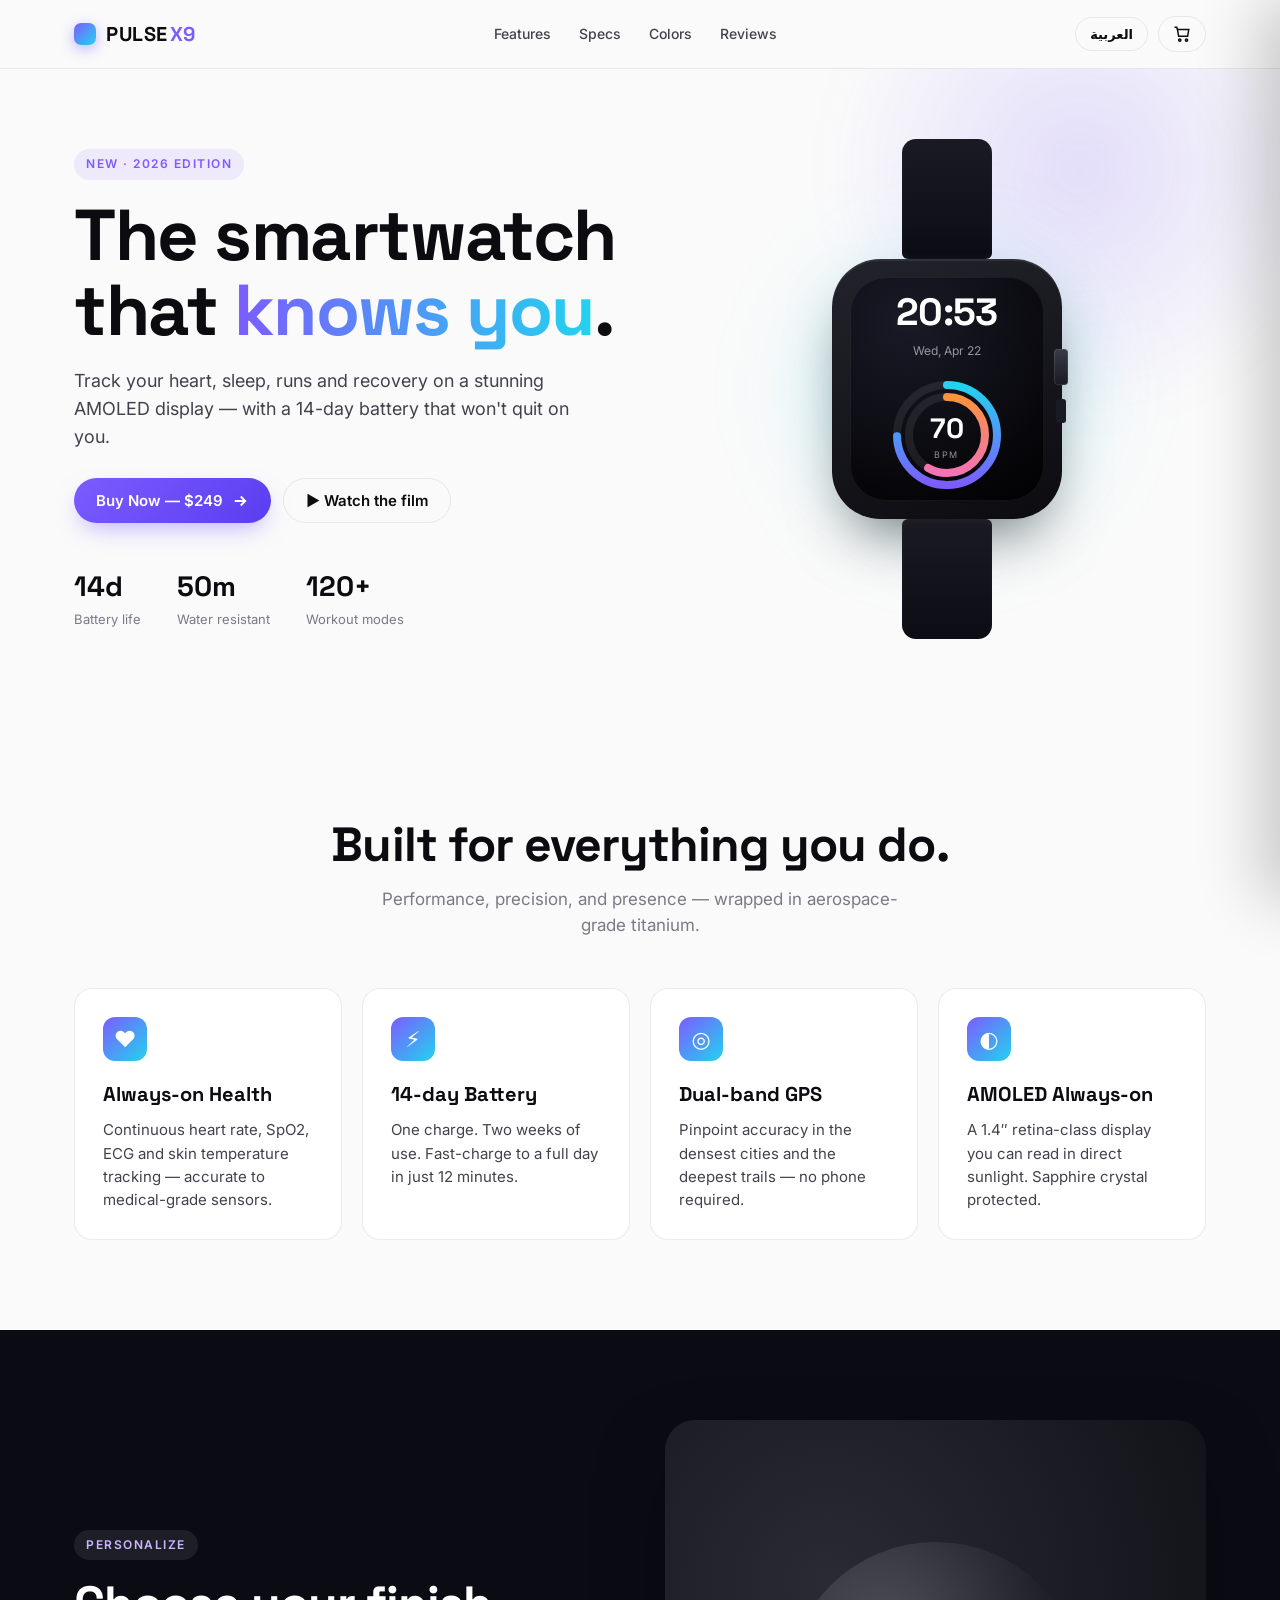
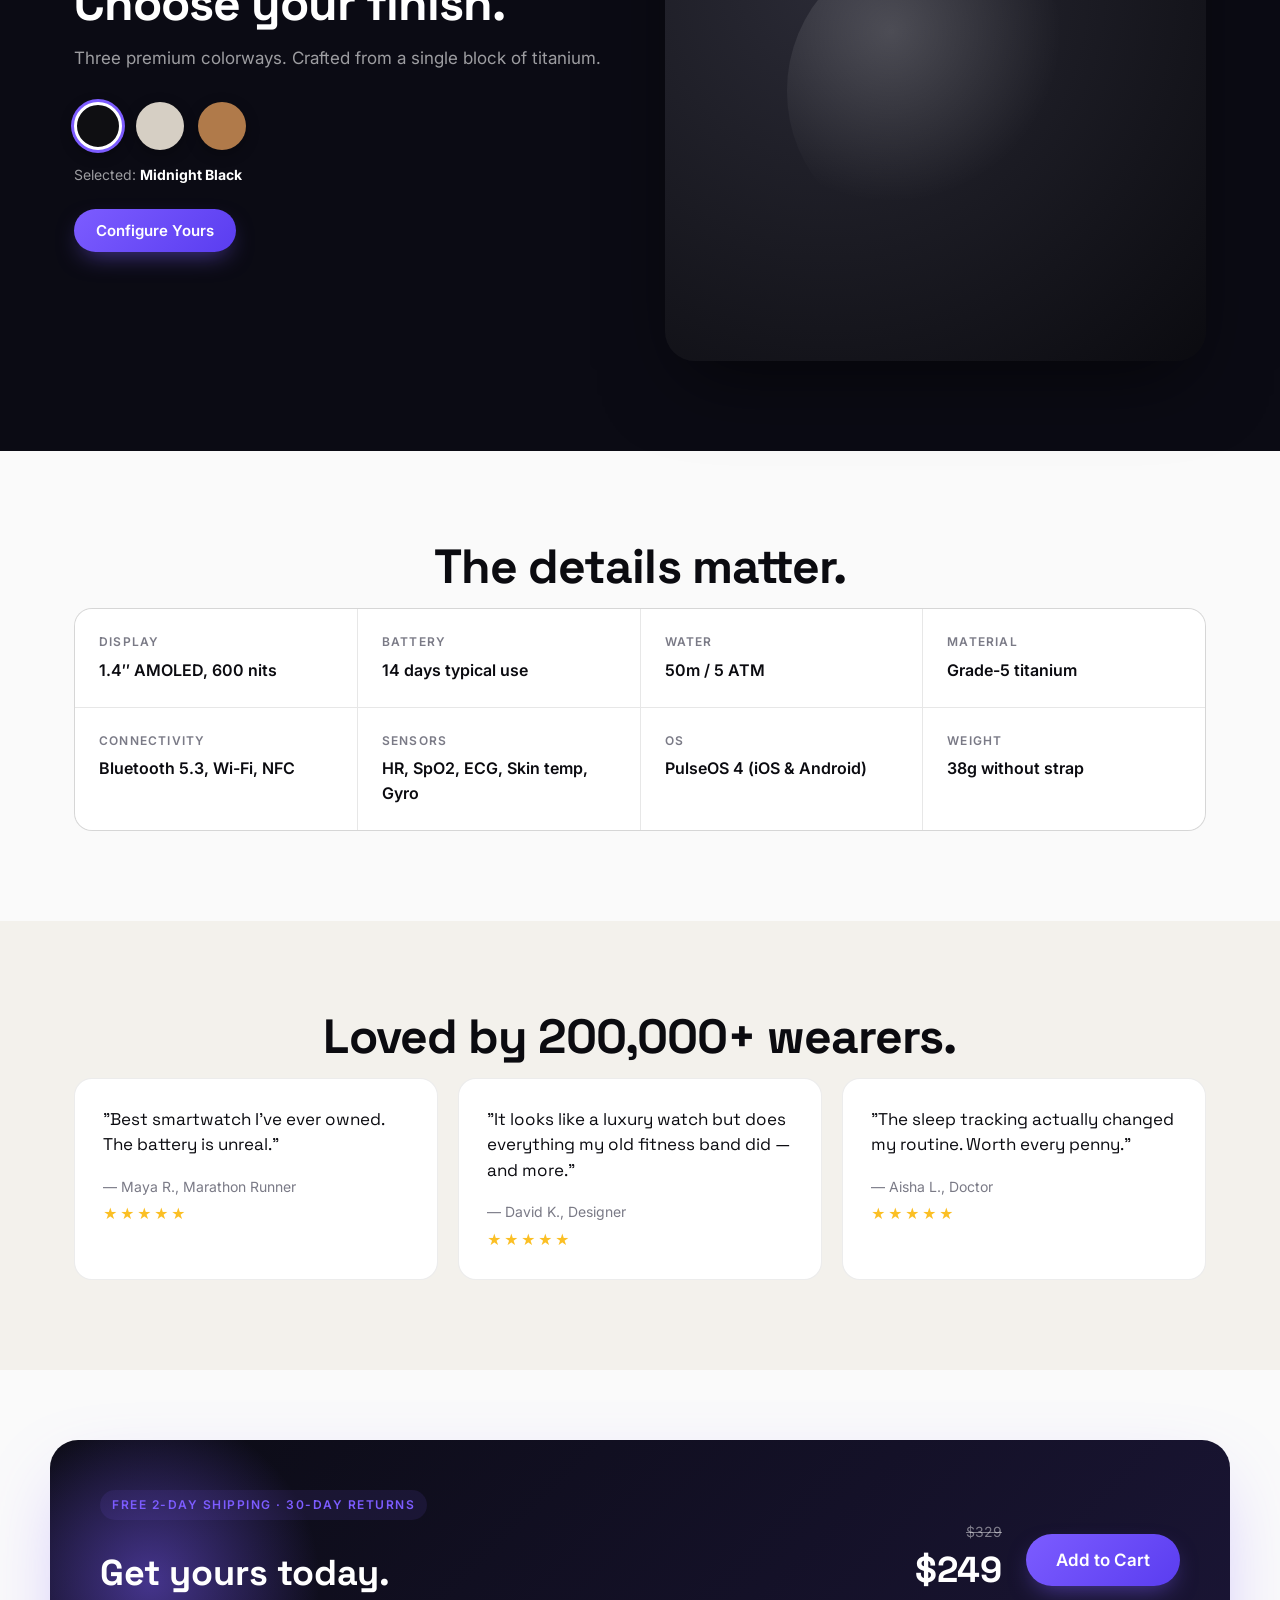
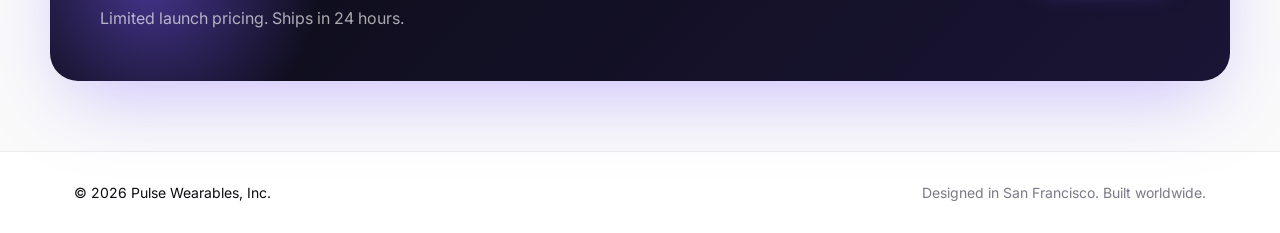
<file: watch/watch.html>
<!DOCTYPE html>
<html lang="en" dir="ltr">
  <head>
    <meta charset="UTF-8" />
    <meta name="viewport" content="width=device-width, initial-scale=1.0" />
    <title data-i18n="meta.title">Pulse X9 — The Smartwatch That Knows You</title>
    <meta name="description" content="Pulse X9 — A premium smartwatch with health tracking, GPS, and a 14-day battery." />
    <link rel="preconnect" href="https://fonts.googleapis.com">
    <link rel="preconnect" href="https://fonts.gstatic.com" crossorigin>
    <link href="https://fonts.googleapis.com/css2?family=Inter:wght@400;500;600;700;800&family=Space+Grotesk:wght@500;600;700&family=Cairo:wght@400;500;600;700;800&display=swap" rel="stylesheet">
    <link rel="stylesheet" href="styles.css" />
  </head>
  <body>
    <header class="nav">
      <div class="container nav-inner">
        <a class="brand" href="#">
          <span class="brand-mark"></span>
          <span>PULSE<span class="brand-accent">X9</span></span>
        </a>
        <nav class="nav-links">
          <a href="#features" data-i18n="nav.features">Features</a>
          <a href="#specs" data-i18n="nav.specs">Specs</a>
          <a href="#colors" data-i18n="nav.colors">Colors</a>
          <a href="#reviews" data-i18n="nav.reviews">Reviews</a>
        </nav>
        <div class="nav-actions">
          <button id="langToggle" class="btn btn-ghost btn-sm" aria-label="Switch language">
            <span id="langLabel">العربية</span>
          </button>
          <button id="cartToggle" class="btn btn-ghost btn-sm cart-btn" aria-label="Open cart">
            <svg viewBox="0 0 24 24" width="18" height="18" fill="none" stroke="currentColor" stroke-width="2"><path d="M6 6h15l-1.5 9h-12z"/><circle cx="9" cy="20" r="1.5"/><circle cx="18" cy="20" r="1.5"/><path d="M6 6L5 3H2"/></svg>
            <span class="cart-count" id="cartCount">0</span>
          </button>
        </div>
      </div>
    </header>

    <main>
      <!-- HERO -->
      <section class="hero">
        <div class="container hero-grid">
          <div class="hero-copy">
            <span class="eyebrow" data-i18n="hero.eyebrow">New · 2026 Edition</span>
            <h1 data-i18n-html="hero.title">The smartwatch<br/>that <span class="grad">knows you</span>.</h1>
            <p class="lead" data-i18n="hero.lead">Track your heart, sleep, runs and recovery on a stunning AMOLED display — with a 14-day battery that won't quit on you.</p>
            <div class="cta-row">
              <button class="btn btn-primary add-to-cart" data-product="Pulse X9" data-price="249">
                <span data-i18n="hero.buy">Buy Now — $249</span>
                <svg class="arrow-ltr" viewBox="0 0 24 24" width="18" height="18" fill="none" stroke="currentColor" stroke-width="2.5"><path d="M5 12h14M13 6l6 6-6 6"/></svg>
              </button>
              <button id="ctaWatch" class="btn btn-ghost" data-i18n="hero.watch">▶ Watch the film</button>
            </div>
            <ul class="hero-stats">
              <li><strong>14d</strong><span data-i18n="hero.stat1">Battery life</span></li>
              <li><strong>50m</strong><span data-i18n="hero.stat2">Water resistant</span></li>
              <li><strong>120+</strong><span data-i18n="hero.stat3">Workout modes</span></li>
            </ul>
          </div>
          <div class="hero-visual">
            <div class="glow"></div>
            <div class="watch" id="watch">
              <div class="watch-strap top"></div>
              <div class="watch-case">
                <div class="watch-screen">
                  <div class="screen-time" id="screenTime">10:24</div>
                  <div class="screen-date" id="screenDate" data-i18n="watch.date">Wed, Apr 22</div>
                  <div class="screen-rings">
                    <svg viewBox="0 0 120 120">
                      <circle cx="60" cy="60" r="50" stroke="rgba(255,255,255,.08)" stroke-width="8" fill="none"/>
                      <circle cx="60" cy="60" r="50" stroke="url(#g1)" stroke-width="8" fill="none"
                        stroke-dasharray="314" stroke-dashoffset="80" stroke-linecap="round" transform="rotate(-90 60 60)"/>
                      <circle cx="60" cy="60" r="38" stroke="rgba(255,255,255,.08)" stroke-width="8" fill="none"/>
                      <circle cx="60" cy="60" r="38" stroke="url(#g2)" stroke-width="8" fill="none"
                        stroke-dasharray="239" stroke-dashoffset="100" stroke-linecap="round" transform="rotate(-90 60 60)"/>
                      <defs>
                        <linearGradient id="g1" x1="0" x2="1"><stop offset="0" stop-color="#7c5cff"/><stop offset="1" stop-color="#22d3ee"/></linearGradient>
                        <linearGradient id="g2" x1="0" x2="1"><stop offset="0" stop-color="#f472b6"/><stop offset="1" stop-color="#fb923c"/></linearGradient>
                      </defs>
                    </svg>
                    <div class="bpm"><span id="bpm">72</span><small data-i18n="watch.bpm">BPM</small></div>
                  </div>
                </div>
                <div class="watch-crown"></div>
                <div class="watch-button"></div>
              </div>
              <div class="watch-strap bottom"></div>
            </div>
          </div>
        </div>
      </section>

      <!-- FEATURES -->
      <section id="features" class="section">
        <div class="container">
          <h2 class="section-title" data-i18n="features.title">Built for everything you do.</h2>
          <p class="section-sub" data-i18n="features.sub">Performance, precision, and presence — wrapped in aerospace-grade titanium.</p>
          <div class="feature-grid">
            <article class="feature">
              <div class="feature-icon">❤</div>
              <h3 data-i18n="features.f1.title">Always-on Health</h3>
              <p data-i18n="features.f1.desc">Continuous heart rate, SpO2, ECG and skin temperature tracking — accurate to medical-grade sensors.</p>
            </article>
            <article class="feature">
              <div class="feature-icon">⚡</div>
              <h3 data-i18n="features.f2.title">14-day Battery</h3>
              <p data-i18n="features.f2.desc">One charge. Two weeks of use. Fast-charge to a full day in just 12 minutes.</p>
            </article>
            <article class="feature">
              <div class="feature-icon">◎</div>
              <h3 data-i18n="features.f3.title">Dual-band GPS</h3>
              <p data-i18n="features.f3.desc">Pinpoint accuracy in the densest cities and the deepest trails — no phone required.</p>
            </article>
            <article class="feature">
              <div class="feature-icon">◐</div>
              <h3 data-i18n="features.f4.title">AMOLED Always-on</h3>
              <p data-i18n="features.f4.desc">A 1.4″ retina-class display you can read in direct sunlight. Sapphire crystal protected.</p>
            </article>
          </div>
        </div>
      </section>

      <!-- COLORS -->
      <section id="colors" class="section dark">
        <div class="container colors-grid">
          <div>
            <span class="eyebrow light" data-i18n="colors.eyebrow">Personalize</span>
            <h2 class="section-title light" data-i18n="colors.title">Choose your finish.</h2>
            <p class="section-sub light" data-i18n="colors.sub">Three premium colorways. Crafted from a single block of titanium.</p>
            <div class="swatches" id="swatches">
              <button class="swatch active" data-color="#0f0f12" data-name-en="Midnight Black" data-name-ar="أسود منتصف الليل" style="background:#0f0f12"></button>
              <button class="swatch" data-color="#d6cfc4" data-name-en="Lunar Silver" data-name-ar="فضي قمري" style="background:#d6cfc4"></button>
              <button class="swatch" data-color="#b07a4a" data-name-en="Solar Bronze" data-name-ar="برونزي شمسي" style="background:#b07a4a"></button>
            </div>
            <p class="color-name"><span data-i18n="colors.selected">Selected:</span> <strong id="colorName">Midnight Black</strong></p>
            <button class="btn btn-primary add-to-cart" data-product="Pulse X9" data-price="249" data-i18n="colors.configure">Configure Yours</button>
          </div>
          <div class="color-preview" id="colorPreview"></div>
        </div>
      </section>

      <!-- SPECS -->
      <section id="specs" class="section">
        <div class="container">
          <h2 class="section-title" data-i18n="specs.title">The details matter.</h2>
          <div class="specs-grid">
            <div class="spec"><span data-i18n="specs.display">Display</span><strong data-i18n="specs.displayV">1.4″ AMOLED, 600 nits</strong></div>
            <div class="spec"><span data-i18n="specs.battery">Battery</span><strong data-i18n="specs.batteryV">14 days typical use</strong></div>
            <div class="spec"><span data-i18n="specs.water">Water</span><strong data-i18n="specs.waterV">50m / 5 ATM</strong></div>
            <div class="spec"><span data-i18n="specs.material">Material</span><strong data-i18n="specs.materialV">Grade-5 titanium</strong></div>
            <div class="spec"><span data-i18n="specs.connect">Connectivity</span><strong data-i18n="specs.connectV">Bluetooth 5.3, Wi-Fi, NFC</strong></div>
            <div class="spec"><span data-i18n="specs.sensors">Sensors</span><strong data-i18n="specs.sensorsV">HR, SpO2, ECG, Skin temp, Gyro</strong></div>
            <div class="spec"><span data-i18n="specs.os">OS</span><strong data-i18n="specs.osV">PulseOS 4 (iOS & Android)</strong></div>
            <div class="spec"><span data-i18n="specs.weight">Weight</span><strong data-i18n="specs.weightV">38g without strap</strong></div>
          </div>
        </div>
      </section>

      <!-- REVIEWS -->
      <section id="reviews" class="section reviews">
        <div class="container">
          <h2 class="section-title" data-i18n="reviews.title">Loved by 200,000+ wearers.</h2>
          <div class="review-grid">
            <blockquote><p data-i18n="reviews.r1">"Best smartwatch I've ever owned. The battery is unreal."</p><cite data-i18n="reviews.r1c">— Maya R., Marathon Runner</cite><div class="stars">★★★★★</div></blockquote>
            <blockquote><p data-i18n="reviews.r2">"It looks like a luxury watch but does everything my old fitness band did — and more."</p><cite data-i18n="reviews.r2c">— David K., Designer</cite><div class="stars">★★★★★</div></blockquote>
            <blockquote><p data-i18n="reviews.r3">"The sleep tracking actually changed my routine. Worth every penny."</p><cite data-i18n="reviews.r3c">— Aisha L., Doctor</cite><div class="stars">★★★★★</div></blockquote>
          </div>
        </div>
      </section>

      <!-- CTA -->
      <section id="buy" class="section cta-final">
        <div class="container cta-card">
          <div>
            <span class="eyebrow" data-i18n="cta.eyebrow">Free 2-day shipping · 30-day returns</span>
            <h2 data-i18n="cta.title">Get yours today.</h2>
            <p data-i18n="cta.sub">Limited launch pricing. Ships in 24 hours.</p>
          </div>
          <div class="cta-actions">
            <div class="price"><span class="strike">$329</span><strong>$249</strong></div>
            <button class="btn btn-primary btn-lg add-to-cart" data-product="Pulse X9" data-price="249" data-i18n="cta.add">Add to Cart</button>
          </div>
        </div>
      </section>
    </main>

    <footer class="footer">
      <div class="container footer-inner">
        <span data-i18n="footer.copy">© 2026 Pulse Wearables, Inc.</span>
        <span class="muted" data-i18n="footer.tag">Designed in San Francisco. Built worldwide.</span>
      </div>
    </footer>

    <!-- CART DRAWER -->
    <div id="cartOverlay" class="cart-overlay"></div>
    <aside id="cartDrawer" class="cart-drawer" aria-hidden="true">
      <header class="cart-header">
        <h3 data-i18n="cart.title">Your Cart</h3>
        <button id="cartClose" class="cart-close" aria-label="Close cart">✕</button>
      </header>
      <div id="cartItems" class="cart-items"></div>
      <div id="cartEmpty" class="cart-empty">
        <p data-i18n="cart.empty">Your cart is empty.</p>
      </div>
      <footer class="cart-footer">
        <div class="cart-total">
          <span data-i18n="cart.total">Total</span>
          <strong id="cartTotal">$0</strong>
        </div>
        <button id="checkoutBtn" class="btn btn-primary btn-lg" data-i18n="cart.checkout">Checkout</button>
      </footer>
    </aside>

    <!-- Toast -->
    <div id="toast" class="toast" role="status" aria-live="polite"></div>

    <script type="module" src="script.js"></script>
  </body>
</html>
</file>
<file: portfolione/styles.css>
/* =========================================================
   Result-Driven Portfolio — vanilla CSS (dark navy)
   ========================================================= */

:root {
  /* Dark-mode ink scale: 900 = lightest text, 50 = darkest hint */
  --ink-900: #f1f5f9;
  --ink-800: #e2e8f0;
  --ink-700: #cbd5e1;
  --ink-600: #a8b8cc;
  --ink-500: #8ea0b8;
  --ink-400: #6c7d96;
  --ink-300: #4a5a78;
  --ink-200: #2a3a58;
  --ink-100: rgba(255, 255, 255, 0.08);
  --ink-50:  rgba(255, 255, 255, 0.04);

  /* Background palette — dark navy */
  --paper:       #0f172a;
  --paper-deep:  #0a1020;
  --paper-soft:  #16243f;
  --white:       #1e3a5f;   /* card / elevated surface */

  --accent:        #5eead4;   /* mint */
  --accent-strong: #2dd4bf;
  --accent-soft:   rgba(94, 234, 212, 0.16);
  --accent-ink:    #0f3a36;

  --positive: #4ade80;
  --negative: #f87171;

  --radius-sm: 6px;
  --radius:    10px;
  --radius-lg: 16px;

  --shadow-sm: 0 1px 2px rgba(0, 0, 0, 0.25);
  --shadow:    0 4px 18px -6px rgba(0, 0, 0, 0.45), 0 2px 6px rgba(0, 0, 0, 0.25);
  --shadow-lg: 0 24px 48px -16px rgba(0, 0, 0, 0.55), 0 6px 14px rgba(0, 0, 0, 0.3);

  --maxw: 1200px;

  --font-sans:   'Inter', -apple-system, BlinkMacSystemFont, 'Segoe UI', sans-serif;
  --font-mono:   'JetBrains Mono', ui-monospace, SFMono-Regular, Menlo, monospace;
  --font-arabic: 'Cairo', 'Inter', sans-serif;
}

html[dir="rtl"] body { font-family: var(--font-arabic); }
html[dir="rtl"] .brand-mark,
html[dir="rtl"] .star-letter,
html[dir="rtl"] .case-star-letter { font-family: var(--font-mono); }

* { box-sizing: border-box; }

html{
  scroll-behavior: smooth;
}
html, body {
  margin: 0;
  padding: 0;
  background-color: var(--paper);
  background-image:
    radial-gradient(ellipse at 15% 0%, rgba(30, 58, 95, 0.55) 0%, transparent 55%),
    radial-gradient(ellipse at 85% 100%, rgba(30, 58, 95, 0.45) 0%, transparent 60%);
  background-attachment: fixed, fixed;
  color: var(--ink-800);
  font-family: var(--font-sans);
  font-size: 16px;
  line-height: 1.6;
  -webkit-font-smoothing: antialiased;
  text-rendering: optimizeLegibility;
}
img, svg { display: block; max-width: 100%; }
a { color: inherit; text-decoration: none; }
.container { width: 100%; max-width: var(--maxw); margin: 0 auto; padding: 0 24px; }

/* ----- Header / nav ----- */
.site-header {
  position: sticky; top: 0; z-index: 50;
  background: rgba(15, 23, 42, 0.78);
  backdrop-filter: saturate(180%) blur(12px);
  -webkit-backdrop-filter: saturate(180%) blur(12px);
  border-bottom: 1px solid var(--ink-100);
}
.nav { display: flex; align-items: center; justify-content: space-between; height: 68px; }
.brand { display: inline-flex; align-items: center; gap: 12px; font-weight: 700; letter-spacing: -0.01em; color: var(--ink-900); }
.brand-mark {
  display: inline-grid; place-items: center;
  width: 36px; height: 36px; border-radius: 8px;
  background: var(--accent); color: var(--paper-deep);
  font-family: var(--font-mono); font-weight: 700; font-size: 13px; letter-spacing: 0.04em;
}
.brand-mark.small { width: 28px; height: 28px; font-size: 11px; margin-right: 10px; vertical-align: middle; }
.brand-text { font-size: 15px; }
.nav-links { display: flex; align-items: center; gap: 28px; }
.nav-links a { font-size: 14px; font-weight: 500; color: var(--ink-600); transition: color .15s ease; }
.nav-links a:hover { color: var(--ink-900); }
.nav-cta {
  background: var(--accent); color: var(--paper-deep) !important;
  padding: 9px 16px; border-radius: 999px; font-weight: 600 !important; font-size: 13px !important;
}
.nav-cta:hover { background: var(--accent-strong); }
@media (max-width: 720px) { .nav-links a:not(.nav-cta) { display: none; } }

/* ----- Buttons ----- */
.btn {
  display: inline-flex; align-items: center; justify-content: center; gap: 8px;
  padding: 14px 22px; border-radius: 10px;
  font-weight: 600; font-size: 15px; letter-spacing: -0.01em;
  border: 1px solid transparent; cursor: pointer;
  transition: transform .15s ease, background .15s ease, border-color .15s ease, color .15s ease;
  font-family: inherit;
}
.btn-primary { background: var(--accent); color: var(--paper-deep); }
.btn-primary:hover { background: var(--accent-strong); transform: translateY(-1px); }
.btn-ghost { background: transparent; color: var(--ink-800); border-color: var(--ink-200); }
.btn-ghost:hover { border-color: var(--accent); color: var(--ink-900); }
.btn-block { width: 100%; }

/* ----- Hero ----- */
.hero {
  padding: 88px 0 72px;
  background:
    radial-gradient(ellipse at 80% -10%, rgba(94, 234, 212, 0.10), transparent 55%),
    radial-gradient(ellipse at 0% 0%, rgba(30, 58, 95, 0.45), transparent 55%),
    transparent;
  border-bottom: 1px solid var(--ink-100);
}
.hero-inner { max-width: 980px; }
.hero-tag {
  display: inline-flex; align-items: center; gap: 8px;
  padding: 6px 12px; background: var(--paper-soft);
  border: 1px solid var(--ink-200); border-radius: 999px;
  font-size: 13px; font-weight: 500; color: var(--ink-700);
}
.status-dot {
  width: 8px; height: 8px; border-radius: 50%;
  background: var(--positive); box-shadow: 0 0 0 4px rgba(74, 222, 128, 0.18);
}
.hero-headline {
  margin: 24px 0 20px;
  font-size: clamp(2.2rem, 5.2vw, 3.8rem);
  line-height: 1.08; letter-spacing: -0.025em;
  font-weight: 700; color: var(--ink-900);
}
.hero-accent {
  background: linear-gradient(180deg, var(--accent) 0%, var(--accent-strong) 100%);
  -webkit-background-clip: text; background-clip: text; color: transparent;
  font-weight: 800; font-variant-numeric: tabular-nums;
}
.hero-sub { max-width: 720px; font-size: 1.1rem; color: var(--ink-500); margin: 0 0 32px; }
.hero-actions { display: flex; gap: 12px; flex-wrap: wrap; margin-bottom: 56px; }
.hero-stats {
  list-style: none; margin: 0; padding: 24px 28px;
  display: grid; grid-template-columns: repeat(4, 1fr); gap: 16px;
  background: var(--white); border: 1px solid var(--ink-100);
  border-radius: var(--radius-lg); box-shadow: var(--shadow);
}
.hero-stats li { display: flex; flex-direction: column; gap: 4px; padding-right: 16px; border-right: 1px solid var(--ink-100); }
.hero-stats li:last-child { border-right: none; }
.hero-stats strong { font-size: 1.9rem; font-weight: 700; letter-spacing: -0.02em; color: var(--ink-900); font-variant-numeric: tabular-nums; }
.hero-stats span { font-size: 13px; color: var(--ink-500); }
@media (max-width: 720px) { .hero-stats { grid-template-columns: repeat(2, 1fr); } .hero-stats li:nth-child(2) { border-right: none; } }

/* ----- Section scaffolding ----- */
.section { padding: 96px 0; }
.section-alt { background: var(--paper-deep); border-top: 1px solid var(--ink-100); border-bottom: 1px solid var(--ink-100); }
.section-head { max-width: 760px; margin-bottom: 56px; }
.eyebrow {
  display: inline-block; font-family: var(--font-mono);
  font-size: 12px; font-weight: 500; letter-spacing: 0.08em;
  color: var(--accent-strong); text-transform: uppercase; margin-bottom: 16px;
}
.section-head h2 { font-size: clamp(1.8rem, 3.4vw, 2.6rem); line-height: 1.12; letter-spacing: -0.02em; font-weight: 700; color: var(--ink-900); margin: 0 0 16px; }
.section-lede { font-size: 1.05rem; color: var(--ink-500); margin: 0; }

/* ----- Metric grid ----- */
.metric-grid { display: grid; grid-template-columns: repeat(4, 1fr); gap: 18px; }
@media (max-width: 980px) { .metric-grid { grid-template-columns: repeat(2, 1fr); } }
@media (max-width: 540px) { .metric-grid { grid-template-columns: 1fr; } }
.metric-card {
  background: var(--white); border: 1px solid var(--ink-100);
  border-radius: var(--radius-lg); padding: 22px;
  display: flex; flex-direction: column; gap: 12px;
  box-shadow: var(--shadow-sm);
  transition: transform .2s ease, box-shadow .2s ease, border-color .2s ease;
}
.metric-card:hover { transform: translateY(-2px); box-shadow: var(--shadow); border-color: var(--accent-soft); }
.metric-label { font-size: 13px; color: var(--ink-500); font-weight: 500; }
.metric-value { font-size: 2.4rem; font-weight: 700; letter-spacing: -0.025em; color: var(--ink-900); font-variant-numeric: tabular-nums; line-height: 1; }
.metric-meta { display: flex; justify-content: space-between; align-items: center; font-size: 12px; color: var(--ink-500); margin-top: 4px; }
.trend { display: inline-flex; align-items: center; gap: 4px; font-weight: 600; font-size: 12px; padding: 3px 8px; border-radius: 999px; }
.trend-up   { background: rgba(74, 222, 128, 0.14); color: var(--positive); }
.trend-down { background: rgba(248, 113, 113, 0.14); color: var(--negative); }
.spark { width: 100%; height: 44px; }

/* ----- STAR grid ----- */
.star-grid { display: grid; grid-template-columns: repeat(4, 1fr); gap: 16px; }
@media (max-width: 1080px) { .star-grid { grid-template-columns: repeat(2, 1fr); } }
@media (max-width: 600px)  { .star-grid { grid-template-columns: 1fr; } }
.star-card { background: var(--white); border: 1px solid var(--ink-100); border-radius: var(--radius-lg); padding: 24px; display: flex; flex-direction: column; gap: 16px; }
.star-card-result { background: var(--paper-deep); border-color: var(--paper-deep); color: var(--ink-700); }
.star-card-result h3 { color: var(--ink-900); }
.star-card-result .star-list strong { color: var(--accent); }
.star-card-result .star-list li { color: var(--ink-700); }
.star-card-result .star-list li::before { background: var(--accent); }
.star-head { display: flex; align-items: center; gap: 12px; }
.star-letter, .case-star-letter {
  display: grid; place-items: center; width: 36px; height: 36px;
  border-radius: 8px; background: var(--accent); color: var(--paper-deep);
  font-family: var(--font-mono); font-weight: 700; font-size: 16px;
}
.case-star-letter { width: 26px; height: 26px; border-radius: 6px; font-size: 12px; }
.star-head h3 { margin: 0; font-size: 1.15rem; letter-spacing: -0.01em; color: var(--ink-900); }
.star-list { list-style: none; margin: 0; padding: 0; display: flex; flex-direction: column; gap: 10px; }
.star-list li { position: relative; padding-left: 18px; font-size: 14px; line-height: 1.55; color: var(--ink-600); }
.star-list li::before { content: ""; position: absolute; left: 0; top: 9px; width: 6px; height: 6px; border-radius: 2px; background: var(--accent); }
.star-list strong { color: var(--ink-900); font-weight: 700; font-variant-numeric: tabular-nums; }

/* ----- Charts ----- */
.chart-grid { display: grid; grid-template-columns: repeat(2, 1fr); gap: 24px; }
@media (max-width: 980px) { .chart-grid { grid-template-columns: 1fr; } }
.chart-card { background: var(--white); border: 1px solid var(--ink-100); border-radius: var(--radius-lg); padding: 24px; box-shadow: var(--shadow-sm); }
.chart-card-head { display: flex; justify-content: space-between; align-items: flex-start; gap: 16px; margin-bottom: 16px; }
.chart-card-head h3 { margin: 0 0 4px; font-size: 1.1rem; letter-spacing: -0.01em; color: var(--ink-900); }
.chart-sub { margin: 0; font-size: 13px; color: var(--ink-500); }
.chart-legend { display: flex; gap: 14px; font-size: 12px; color: var(--ink-600); }
.chart-legend span { display: inline-flex; align-items: center; gap: 6px; }
.dot { width: 8px; height: 8px; border-radius: 50%; display: inline-block; }
.dot-mute   { background: var(--ink-300); }
.dot-accent { background: var(--accent); }
.chart-svg { width: 100%; height: auto; }
.chart-foot { font-size: 12px; color: var(--ink-400); margin-top: 12px; font-family: var(--font-mono); }

/* ----- Case studies ----- */
.case-grid { display: flex; flex-direction: column; gap: 16px; }
.case-card { background: var(--white); border: 1px solid var(--ink-100); border-radius: var(--radius-lg); overflow: hidden; transition: border-color .15s ease, box-shadow .15s ease; }
.case-card[open] { border-color: var(--accent); box-shadow: var(--shadow); }
.case-card summary { list-style: none; cursor: pointer; padding: 24px; display: flex; justify-content: space-between; align-items: center; gap: 24px; }
.case-card summary::-webkit-details-marker { display: none; }
.case-summary-left { flex: 1; min-width: 0; }
.case-tag { display: inline-block; font-family: var(--font-mono); font-size: 11px; letter-spacing: 0.06em; color: var(--accent-strong); text-transform: uppercase; margin-bottom: 8px; }
.case-summary-left h3 { margin: 0 0 4px; font-size: 1.25rem; letter-spacing: -0.01em; color: var(--ink-900); }
.case-summary-left p { margin: 0; color: var(--ink-500); font-size: 14px; }
.case-summary-right { display: flex; gap: 28px; align-items: center; flex-shrink: 0; }
.case-metric { display: flex; flex-direction: column; align-items: flex-end; text-align: right; }
.case-metric strong { font-size: 1.4rem; font-weight: 700; letter-spacing: -0.02em; color: var(--ink-900); font-variant-numeric: tabular-nums; }
.case-metric span { font-size: 11px; color: var(--ink-500); text-transform: uppercase; letter-spacing: 0.04em; }
.case-toggle { display: grid; place-items: center; width: 36px; height: 36px; border-radius: 50%; background: var(--white); border: 1px solid var(--ink-200); font-size: 20px; font-weight: 600; color: var(--ink-700); transition: transform .25s ease, background .15s ease; }
.case-card[open] .case-toggle { transform: rotate(45deg); background: var(--accent); color: var(--paper-deep); border-color: var(--accent); }
@media (max-width: 760px) { .case-card summary { flex-direction: column; align-items: flex-start; } .case-summary-right { width: 100%; justify-content: space-between; } }
.case-body { padding: 0 24px 28px; border-top: 1px solid var(--ink-100); margin-top: 4px; }
.case-star { display: grid; grid-template-columns: repeat(4, 1fr); gap: 20px; padding-top: 24px; }
@media (max-width: 880px) { .case-star { grid-template-columns: repeat(2, 1fr); } }
@media (max-width: 480px) { .case-star { grid-template-columns: 1fr; } }
.case-star > div { display: flex; flex-direction: column; gap: 8px; }
.case-star p { margin: 0; font-size: 14px; color: var(--ink-600); line-height: 1.55; }
.case-star strong { color: var(--ink-900); font-weight: 700; font-variant-numeric: tabular-nums; }

/* ----- Stack ----- */
.stack-grid { display: grid; grid-template-columns: repeat(4, 1fr); gap: 24px; }
@media (max-width: 880px) { .stack-grid { grid-template-columns: repeat(2, 1fr); } }
@media (max-width: 480px) { .stack-grid { grid-template-columns: 1fr; } }
.stack-col h4 { margin: 0 0 12px; font-size: 14px; font-weight: 700; letter-spacing: 0.02em; color: var(--ink-900); }
.stack-col ul { list-style: none; padding: 0; margin: 0; display: flex; flex-direction: column; gap: 8px; }
.stack-col li { font-size: 14px; color: var(--ink-600); padding: 10px 14px; background: var(--white); border: 1px solid var(--ink-100); border-radius: 8px; }

/* ----- Quote slab ----- */
.section-quote { background: var(--paper-deep); border-top: 1px solid var(--ink-100); border-bottom: 1px solid var(--ink-100); padding: 88px 0; }
.quote { margin: 0; max-width: 880px; }
.quote blockquote { margin: 0; font-size: clamp(1.4rem, 2.6vw, 1.85rem); line-height: 1.4; letter-spacing: -0.015em; font-weight: 500; color: var(--ink-900); }
.quote blockquote::before { content: "“"; display: block; font-family: Georgia, serif; font-size: 4rem; line-height: 0.8; color: var(--accent); margin-bottom: 12px; }
.quote figcaption { margin-top: 24px; display: flex; flex-direction: column; gap: 2px; font-size: 14px; color: var(--ink-500); }
.quote figcaption strong { color: var(--ink-900); font-weight: 700; }

/* ----- Contact ----- */
.section-contact { background: var(--white); border-top: 1px solid var(--ink-100); }
.contact-grid { display: grid; grid-template-columns: 1fr 1fr; gap: 64px; align-items: start; }
@media (max-width: 880px) { .contact-grid { grid-template-columns: 1fr; gap: 48px; } }
.contact-list { list-style: none; margin: 32px 0 0; padding: 24px 0 0; display: flex; flex-direction: column; gap: 12px; border-top: 1px solid var(--ink-100); }
.contact-list li { display: flex; justify-content: space-between; align-items: center; font-size: 14px; padding: 8px 0; }
.contact-list span:first-child { color: var(--ink-400); font-family: var(--font-mono); font-size: 12px; text-transform: uppercase; letter-spacing: 0.06em; }
.contact-list a, .contact-val { color: var(--ink-900); font-weight: 500; }
.contact-list a:hover { color: var(--accent-strong); }
.contact-form { background: var(--paper); padding: 28px; border-radius: var(--radius-lg); border: 1px solid var(--ink-100); display: flex; flex-direction: column; gap: 14px; }
.form-row { display: grid; grid-template-columns: 1fr 1fr; gap: 14px; }
@media (max-width: 480px) { .form-row { grid-template-columns: 1fr; } }
.contact-form label { display: flex; flex-direction: column; gap: 6px; color: var(--ink-700); }
.contact-form label > span { font-size: 12px; font-weight: 600; letter-spacing: 0.04em; text-transform: uppercase; color: var(--ink-500); font-family: var(--font-mono); }
.contact-form input,
.contact-form select,
.contact-form textarea {
  font-family: inherit; font-size: 15px; padding: 12px 14px;
  border: 1px solid var(--ink-200); border-radius: 8px;
  background: var(--paper-deep); color: var(--ink-900);
  transition: border-color .15s ease, box-shadow .15s ease;
}
.contact-form input:focus,
.contact-form select:focus,
.contact-form textarea:focus { outline: none; border-color: var(--accent); box-shadow: 0 0 0 3px var(--accent-soft); }
.contact-form input::placeholder,
.contact-form textarea::placeholder { color: var(--ink-500); }
.contact-form textarea { resize: vertical; min-height: 120px; }
.form-note { margin: 4px 0 0; min-height: 18px; font-size: 13px; color: var(--positive); font-weight: 500; }
.form-note.is-error { color: var(--negative); }

/* ----- Footer ----- */
.site-footer { border-top: 1px solid var(--ink-100); padding: 28px 0; background: var(--paper-deep); }
.footer-inner { display: flex; justify-content: space-between; align-items: center; font-size: 13px; color: var(--ink-500); gap: 16px; flex-wrap: wrap; }
.footer-links { display: flex; gap: 20px; }
.footer-links a:hover { color: var(--ink-900); }

/* ----- Reveal animation ----- */
[data-reveal] { opacity: 0; transform: translateY(16px); transition: opacity .6s ease, transform .6s ease; }
[data-reveal].is-visible { opacity: 1; transform: translateY(0); }

/* ----- Language toggle (EN / AR) ----- */
.lang-toggle {
  display: inline-flex; align-items: center; gap: 6px;
  padding: 8px 14px; margin-right: 4px;
  background: transparent; border: 1px solid var(--ink-200);
  color: var(--ink-700); border-radius: 999px;
  font: 600 12px var(--font-mono); letter-spacing: 0.06em;
  cursor: pointer; transition: all .15s ease; font-family: inherit;
}
.lang-toggle:hover { border-color: var(--accent); color: var(--accent); }

/* ----- RTL adjustments ----- */
html[dir="rtl"] .nav-links { flex-direction: row-reverse; }
html[dir="rtl"] .hero-tag,
html[dir="rtl"] .hero-headline,
html[dir="rtl"] .hero-sub,
html[dir="rtl"] .section-lede { text-align: right; }
html[dir="rtl"] .star-list li { padding-right: 18px; padding-left: 0; }
html[dir="rtl"] .star-list li::before { right: 0; left: auto; }
html[dir="rtl"] .footer-inner { flex-direction: row-reverse; }
</file>
<file: study/styles.css>
/* ---------- Tokens ---------- */
:root {
  --bg: #ffffff;
  --bg-soft: #f7f7fb;
  --ink: #0f1024;
  --ink-soft: #4a4f6a;
  --muted: #8a8fa6;
  --line: #ececf3;
  --brand: #5b3df5;
  --brand-2: #8a6bff;
  --accent: #ff8c42;
  --green: #18b26b;
  --purple: #7c3aed;
  --radius: 14px;
  --radius-lg: 20px;
  --shadow-sm: 0 4px 14px rgba(20, 20, 60, .06);
  --shadow-md: 0 14px 40px rgba(20, 20, 60, .10);
  --shadow-lg: 0 30px 70px rgba(20, 20, 60, .15);
  --container: 1180px;
}

* { box-sizing: border-box; margin: 0; padding: 0; }
html { scroll-behavior: smooth; }
body {
  font-family: 'Plus Jakarta Sans', system-ui, -apple-system, sans-serif;
  color: var(--ink);
  background: var(--bg);
  line-height: 1.6;
  -webkit-font-smoothing: antialiased;
}
a { color: inherit; text-decoration: none; }
img, svg { display: block; max-width: 100%; }
.container { max-width: var(--container); margin: 0 auto; padding: 0 24px; }

/* ---------- Buttons ---------- */
.btn {
  display: inline-flex; align-items: center; justify-content: center;
  padding: 12px 22px; border-radius: 999px; font-weight: 600;
  font-size: 15px; cursor: pointer; border: 0; transition: all .2s ease;
  white-space: nowrap;
}
.btn-primary { background: var(--brand); color: #fff; box-shadow: 0 8px 20px rgba(91,61,245,.35); }
.btn-primary:hover { transform: translateY(-2px); box-shadow: 0 12px 28px rgba(91,61,245,.45); }
.btn-outline { background: transparent; color: var(--ink); border: 1.5px solid var(--line); }
.btn-outline:hover { border-color: var(--brand); color: var(--brand); }
.btn-ghost { background: transparent; color: var(--ink); }
.btn-ghost:hover { color: var(--brand); }
.btn-light { background: #fff; color: var(--brand); }
.btn-light:hover { transform: translateY(-2px); box-shadow: var(--shadow-md); }
.w-full { width: 100%; }

/* ---------- Navbar ---------- */
.navbar {
  position: sticky; top: 0; z-index: 50;
  background: rgba(255,255,255,.85);
  backdrop-filter: saturate(150%) blur(14px);
  border-bottom: 1px solid transparent;
  transition: border-color .2s, box-shadow .2s;
}
.navbar.scrolled { border-bottom-color: var(--line); box-shadow: 0 6px 20px rgba(0,0,0,.04); }
.nav-inner { display: flex; align-items: center; justify-content: space-between; height: 72px; gap: 24px; }
.logo { display: flex; align-items: center; gap: 10px; font-weight: 800; font-size: 18px; }
.logo-mark {
  width: 32px; height: 32px; border-radius: 9px;
  background: linear-gradient(135deg, var(--brand), var(--brand-2));
  color: #fff; display: grid; place-items: center; font-weight: 800;
  box-shadow: 0 6px 14px rgba(91,61,245,.4);
}
.nav-links { display: flex; gap: 28px; }
.nav-links a { color: var(--ink-soft); font-weight: 500; font-size: 15px; }
.nav-links a:hover { color: var(--brand); }
.nav-actions { display: flex; gap: 8px; align-items: center; }
.hamburger { display: none; background: transparent; border: 0; flex-direction: column; gap: 5px; cursor: pointer; }
.hamburger span { width: 24px; height: 2px; background: var(--ink); border-radius: 2px; transition: .25s; }

/* ---------- Hero ---------- */
.hero {
  position: relative; overflow: hidden;
  padding: 80px 0 100px;
  background:
    radial-gradient(60% 60% at 20% 10%, rgba(91,61,245,.10), transparent 60%),
    radial-gradient(50% 50% at 90% 30%, rgba(255,140,66,.10), transparent 60%),
    var(--bg);
}
.hero-grid { display: grid; grid-template-columns: 1.05fr .95fr; gap: 60px; align-items: center; }
.eyebrow {
  display: inline-block; padding: 6px 14px; border-radius: 999px;
  background: rgba(91,61,245,.10); color: var(--brand);
  font-weight: 600; font-size: 13px; letter-spacing: .02em;
}
.hero h1 {
  margin-top: 18px; font-size: clamp(38px, 5.4vw, 64px);
  line-height: 1.05; letter-spacing: -0.02em; font-weight: 800;
}
.grad {
  background: linear-gradient(135deg, var(--brand), var(--accent));
  -webkit-background-clip: text; background-clip: text; color: transparent;
}
.lead { margin-top: 18px; font-size: 19px; color: var(--ink-soft); max-width: 540px; }
.hero-cta {
  margin-top: 28px; display: flex; gap: 8px; max-width: 480px;
  background: #fff; border: 1px solid var(--line); border-radius: 999px;
  padding: 6px; box-shadow: var(--shadow-sm);
}
.hero-cta input {
  flex: 1; border: 0; outline: 0; padding: 10px 18px; font-size: 15px;
  background: transparent; font-family: inherit;
}
.hero-note { margin-top: 12px; font-size: 13px; color: var(--muted); }
.hero-stats { margin-top: 40px; display: flex; gap: 40px; flex-wrap: wrap; }
.hero-stats > div { display: flex; flex-direction: column; }
.hero-stats strong { font-size: 28px; font-weight: 800; color: var(--ink); }
.hero-stats span { font-size: 13px; color: var(--muted); }

/* Hero visual */
.hero-visual { position: relative; height: 480px; }
.hero-orb {
  position: absolute; inset: 0; margin: auto;
  width: 360px; height: 360px; border-radius: 50%;
  background: linear-gradient(135deg, var(--brand), var(--brand-2));
  filter: blur(0px);
  box-shadow: 0 40px 100px rgba(91,61,245,.45);
  animation: float 6s ease-in-out infinite;
}
.card-floating {
  position: absolute; background: #fff; border-radius: var(--radius);
  box-shadow: var(--shadow-md); padding: 14px 16px;
  display: flex; align-items: center; gap: 12px; min-width: 220px;
  animation: float 5s ease-in-out infinite;
}
.card-floating .ic {
  width: 40px; height: 40px; border-radius: 10px;
  background: rgba(91,61,245,.10); color: var(--brand);
  display: grid; place-items: center; font-size: 18px;
}
.card-floating .ic.green { background: rgba(24,178,107,.12); color: var(--green); }
.card-floating .ic.purple { background: rgba(124,58,237,.12); color: var(--purple); }
.card-floating .t { font-weight: 700; font-size: 14px; }
.card-floating .s { font-size: 12px; color: var(--muted); }
.card-floating .bar {
  margin-top: 8px; width: 140px; height: 5px; border-radius: 3px;
  background: var(--line); overflow: hidden;
}
.card-floating .bar i { display: block; height: 100%; background: var(--brand); border-radius: 3px; }
.card-1 { top: 20px; left: -10px; animation-delay: 0s; }
.card-2 { bottom: 60px; right: -10px; animation-delay: 1.2s; }
.card-3 { bottom: -10px; left: 60px; animation-delay: 2.4s; }
@keyframes float {
  0%,100% { transform: translateY(0); }
  50% { transform: translateY(-12px); }
}

/* ---------- Logos ---------- */
.logos { padding: 50px 0; border-top: 1px solid var(--line); border-bottom: 1px solid var(--line); }
.logos-title { text-align: center; color: var(--muted); font-size: 13px; letter-spacing: .12em; text-transform: uppercase; }
.logos-row {
  margin-top: 24px; display: flex; justify-content: space-between;
  flex-wrap: wrap; gap: 30px;
}
.logos-row span {
  font-weight: 700; font-size: 22px; color: var(--ink-soft); opacity: .55;
  font-family: Georgia, serif; letter-spacing: -.02em;
  transition: opacity .2s;
}
.logos-row span:hover { opacity: 1; color: var(--brand); }

/* ---------- Sections ---------- */
.section { padding: 100px 0; }
.section-muted { background: var(--bg-soft); }
.section-head { text-align: center; max-width: 680px; margin: 0 auto 60px; }
.section-head h2 {
  margin-top: 14px; font-size: clamp(30px, 3.6vw, 44px);
  letter-spacing: -.02em; font-weight: 800; line-height: 1.15;
}
.section-head p { margin-top: 14px; color: var(--ink-soft); font-size: 17px; }

/* ---------- Features ---------- */
.features-grid {
  display: grid; gap: 24px;
  grid-template-columns: repeat(auto-fit, minmax(260px, 1fr));
}
.feature {
  background: #fff; border: 1px solid var(--line); border-radius: var(--radius-lg);
  padding: 30px; transition: transform .25s ease, box-shadow .25s ease, border-color .25s;
}
.feature:hover { transform: translateY(-6px); box-shadow: var(--shadow-md); border-color: transparent; }
.f-icon {
  width: 50px; height: 50px; border-radius: 14px;
  display: grid; place-items: center; font-size: 24px;
  background: linear-gradient(135deg, rgba(91,61,245,.12), rgba(255,140,66,.12));
  margin-bottom: 18px;
}
.feature h3 { font-size: 18px; font-weight: 700; }
.feature p { margin-top: 8px; color: var(--ink-soft); font-size: 15px; }

/* ---------- Courses ---------- */
.courses-grid {
  display: grid; gap: 24px;
  grid-template-columns: repeat(auto-fit, minmax(280px, 1fr));
}
.course {
  background: #fff; border-radius: var(--radius-lg); overflow: hidden;
  border: 1px solid var(--line);
  transition: transform .25s, box-shadow .25s;
}
.course:hover { transform: translateY(-6px); box-shadow: var(--shadow-md); }
.course-cover {
  height: 160px; display: grid; place-items: center;
  color: #fff; font-weight: 800; font-size: 22px; letter-spacing: -.01em;
}
.c1 { background: linear-gradient(135deg, #5b3df5, #8a6bff); }
.c2 { background: linear-gradient(135deg, #18b26b, #4dd49a); }
.c3 { background: linear-gradient(135deg, #ff8c42, #ffb37a); }
.c4 { background: linear-gradient(135deg, #f43f5e, #fb7185); }
.c5 { background: linear-gradient(135deg, #0ea5e9, #38bdf8); }
.c6 { background: linear-gradient(135deg, #7c3aed, #a78bfa); }
.course-body { padding: 22px; }
.tag {
  display: inline-block; font-size: 12px; font-weight: 600;
  background: var(--bg-soft); color: var(--ink-soft);
  padding: 4px 10px; border-radius: 999px;
}
.course-body h3 { margin-top: 10px; font-size: 18px; font-weight: 700; }
.course-body p { margin-top: 8px; color: var(--ink-soft); font-size: 14px; }
.course-meta { margin-top: 14px; color: var(--muted); font-size: 13px; display: flex; gap: 8px; }

/* ---------- Pricing ---------- */
.billing-toggle {
  margin-top: 24px; display: inline-flex; gap: 4px; padding: 4px;
  background: var(--bg-soft); border-radius: 999px; border: 1px solid var(--line);
}
.billing-toggle button {
  padding: 8px 18px; border: 0; background: transparent; cursor: pointer;
  border-radius: 999px; font-weight: 600; font-size: 14px; color: var(--ink-soft);
  font-family: inherit; transition: all .2s;
}
.billing-toggle button.active { background: var(--ink); color: #fff; }

.pricing-grid {
  display: grid; gap: 24px;
  grid-template-columns: repeat(auto-fit, minmax(280px, 1fr));
  align-items: stretch;
}
.plan {
  background: #fff; border: 1px solid var(--line); border-radius: var(--radius-lg);
  padding: 36px 30px; position: relative; display: flex; flex-direction: column;
  transition: transform .25s, box-shadow .25s;
}
.plan:hover { transform: translateY(-4px); box-shadow: var(--shadow-md); }
.plan h3 { font-size: 20px; font-weight: 700; }
.plan-sub { color: var(--muted); font-size: 14px; margin-top: 6px; }
.price { margin: 24px 0 18px; display: flex; align-items: baseline; gap: 6px; }
.price .amount { font-size: 46px; font-weight: 800; letter-spacing: -.02em; }
.price .per { color: var(--muted); font-size: 15px; }
.plan ul { list-style: none; flex: 1; margin-bottom: 24px; }
.plan ul li { padding: 8px 0; color: var(--ink-soft); font-size: 14.5px; border-bottom: 1px dashed var(--line); }
.plan ul li.muted { color: var(--muted); }
.plan ul li:last-child { border-bottom: 0; }

.plan.featured {
  border: 0; color: #fff;
  background: linear-gradient(135deg, #1a103f, #321b8a 60%, var(--brand));
  box-shadow: 0 30px 70px rgba(91,61,245,.35);
  transform: translateY(-8px);
}
.plan.featured:hover { transform: translateY(-12px); }
.plan.featured .plan-sub { color: rgba(255,255,255,.7); }
.plan.featured .price .per { color: rgba(255,255,255,.7); }
.plan.featured ul li { color: rgba(255,255,255,.85); border-bottom-color: rgba(255,255,255,.1); }
.plan.featured .badge {
  position: absolute; top: -14px; left: 50%; transform: translateX(-50%);
  background: var(--accent); color: #fff; font-size: 12px; font-weight: 700;
  padding: 6px 14px; border-radius: 999px; letter-spacing: .04em;
}
.plan.featured .btn-primary { background: #fff; color: var(--brand); box-shadow: none; }
.plan.featured .btn-primary:hover { transform: translateY(-2px); box-shadow: 0 10px 24px rgba(0,0,0,.25); }

/* ---------- Testimonials ---------- */
.testi-grid {
  display: grid; gap: 24px;
  grid-template-columns: repeat(auto-fit, minmax(280px, 1fr));
}
.testi {
  background: #fff; border-radius: var(--radius-lg); padding: 30px;
  border: 1px solid var(--line);
}
.testi blockquote { font-size: 16px; line-height: 1.6; color: var(--ink); }
.testi figcaption { margin-top: 22px; display: flex; align-items: center; gap: 14px; }
.avatar {
  width: 44px; height: 44px; border-radius: 50%;
  display: grid; place-items: center; color: #fff; font-weight: 700; font-size: 14px;
}
.a1 { background: linear-gradient(135deg, #5b3df5, #8a6bff); }
.a2 { background: linear-gradient(135deg, #f43f5e, #fb7185); }
.a3 { background: linear-gradient(135deg, #18b26b, #4dd49a); }
.testi figcaption strong { display: block; font-size: 14px; }
.testi figcaption span { font-size: 12px; color: var(--muted); }

/* ---------- FAQ ---------- */
.faq-container { max-width: 820px; }
.faq-list { display: flex; flex-direction: column; gap: 12px; }
.faq-item {
  background: #fff; border: 1px solid var(--line); border-radius: var(--radius);
  padding: 18px 22px; transition: border-color .2s, box-shadow .2s;
}
.faq-item[open] { border-color: var(--brand); box-shadow: var(--shadow-sm); }
.faq-item summary {
  list-style: none; cursor: pointer; display: flex; justify-content: space-between;
  align-items: center; font-weight: 600; font-size: 16px;
}
.faq-item summary::-webkit-details-marker { display: none; }
.faq-item .chev { font-size: 22px; color: var(--brand); transition: transform .2s; line-height: 1; }
.faq-item[open] .chev { transform: rotate(45deg); }
.faq-item p { margin-top: 12px; color: var(--ink-soft); font-size: 15px; }

/* ---------- CTA Banner ---------- */
.cta-banner { padding: 90px 0; }
.cta-inner {
  background: linear-gradient(135deg, #1a103f, #5b3df5);
  border-radius: 28px; padding: 70px 40px; text-align: center; color: #fff;
  position: relative; overflow: hidden;
}
.cta-inner::before {
  content: ""; position: absolute; inset: -50%;
  background: radial-gradient(circle, rgba(255,140,66,.3), transparent 60%);
  animation: pulse 6s ease-in-out infinite;
}
.cta-inner > * { position: relative; }
@keyframes pulse { 0%,100% { transform: scale(1); } 50% { transform: scale(1.15); } }
.cta-inner h2 { font-size: clamp(28px, 4vw, 42px); font-weight: 800; letter-spacing: -.02em; }
.cta-inner p { margin-top: 12px; font-size: 17px; color: rgba(255,255,255,.85); }
.cta-inner .btn { margin-top: 28px; }

/* ---------- Footer ---------- */
.footer { background: #0c0d1f; color: #cfd0e0; padding: 70px 0 30px; }
.footer-grid {
  display: grid; gap: 40px; grid-template-columns: 1.5fr repeat(3, 1fr);
  padding-bottom: 50px; border-bottom: 1px solid rgba(255,255,255,.1);
}
.footer .logo { color: #fff; }
.footer-tag { margin-top: 14px; color: #8a8fa6; font-size: 14px; }
.footer h4 { font-size: 14px; color: #fff; margin-bottom: 16px; letter-spacing: .04em; text-transform: uppercase; }
.footer a { display: block; padding: 6px 0; color: #cfd0e0; font-size: 14px; transition: color .2s; }
.footer a:hover { color: var(--brand-2); }
.footer-bottom {
  margin-top: 24px; display: flex; justify-content: space-between; align-items: center;
  font-size: 13px; color: #8a8fa6;
}
.socials { display: flex; gap: 14px; }
.socials a {
  width: 36px; height: 36px; border-radius: 10px;
  background: rgba(255,255,255,.06);
  display: grid; place-items: center; padding: 0; color: #fff;
  transition: background .2s;
}
.socials a:hover { background: var(--brand); }

/* ---------- Reveal animation ---------- */
.reveal { opacity: 0; transform: translateY(24px); transition: opacity .7s ease, transform .7s ease; }
.reveal.in { opacity: 1; transform: none; }

/* ---------- Responsive ---------- */
@media (max-width: 920px) {
  .hero { padding: 50px 0 70px; }
  .hero-grid { grid-template-columns: 1fr; gap: 40px; }
  .hero-visual { height: 380px; max-width: 460px; margin: 0 auto; }
  .nav-links, .nav-actions { display: none; }
  .hamburger { display: flex; }
  .nav-links.open {
    display: flex; flex-direction: column;
    position: absolute; top: 72px; left: 0; right: 0;
    background: #fff; padding: 20px 24px; gap: 18px;
    border-bottom: 1px solid var(--line); box-shadow: var(--shadow-sm);
  }
  .section { padding: 70px 0; }
  .footer-grid { grid-template-columns: 1fr 1fr; }
  .footer-bottom { flex-direction: column; gap: 12px; }
  .plan.featured { transform: none; }
  .plan.featured:hover { transform: translateY(-4px); }
}
@media (max-width: 540px) {
  .hero-cta { flex-direction: column; border-radius: var(--radius); padding: 10px; }
  .hero-cta input { padding: 12px; }
  .hero-cta .btn { width: 100%; }
  .footer-grid { grid-template-columns: 1fr; }
  .hero-stats { gap: 24px; }
}

/* ---------- Modals ---------- */
.modal { position: fixed; inset: 0; z-index: 100; display: flex; align-items: center; justify-content: center; padding: 20px; }
.modal[hidden] { display: none; }
.modal-backdrop { position: absolute; inset: 0; background: rgba(15, 16, 36, .55); backdrop-filter: blur(6px); animation: fadeIn .2s ease; }
.modal-card {
  position: relative; background: #fff; border-radius: var(--radius-lg);
  width: 100%; max-width: 440px; padding: 36px 32px;
  box-shadow: var(--shadow-lg); animation: pop .25s cubic-bezier(.2,.9,.3,1.2);
  max-height: 90vh; overflow-y: auto;
}
.modal-close {
  position: absolute; top: 14px; right: 14px;
  width: 34px; height: 34px; border-radius: 50%;
  border: 0; background: var(--bg-soft); color: var(--ink);
  font-size: 22px; line-height: 1; cursor: pointer;
}
.modal-close:hover { background: var(--line); }
.modal-card h2 { font-size: 24px; font-weight: 800; letter-spacing: -.01em; }
.modal-sub { color: var(--ink-soft); margin-top: 6px; font-size: 14.5px; }
.modal-card form { margin-top: 22px; display: flex; flex-direction: column; gap: 14px; }
.modal-card label { display: flex; flex-direction: column; font-size: 13px; font-weight: 600; color: var(--ink-soft); gap: 6px; }
.modal-card input {
  font-family: inherit; font-size: 15px; padding: 12px 14px;
  border: 1.5px solid var(--line); border-radius: 10px;
  outline: 0; transition: border-color .15s, box-shadow .15s;
  background: #fff; color: var(--ink);
}
.modal-card input:focus { border-color: var(--brand); box-shadow: 0 0 0 4px rgba(91,61,245,.15); }
.modal-card .btn { margin-top: 6px; }
.modal-foot { margin-top: 18px; text-align: center; font-size: 14px; color: var(--ink-soft); }
.link { background: none; border: 0; color: var(--brand); font-weight: 600; cursor: pointer; font-family: inherit; font-size: inherit; padding: 0; }
.link:hover { text-decoration: underline; }
.row-2 { display: grid; grid-template-columns: 1fr 1fr; gap: 12px; }
.secure-note { text-align: center; font-size: 12px; color: var(--muted); margin-top: 10px; }

@keyframes fadeIn { from { opacity: 0; } to { opacity: 1; } }
@keyframes pop { from { opacity: 0; transform: translateY(20px) scale(.96); } to { opacity: 1; transform: none; } }

/* ---------- Account pill ---------- */
.account-pill {
  position: fixed; top: 84px; right: 24px; z-index: 40;
  background: #fff; border: 1px solid var(--line); border-radius: 999px;
  padding: 8px 8px 8px 16px; display: flex; align-items: center; gap: 10px;
  box-shadow: var(--shadow-md); font-size: 14px; font-weight: 600;
  animation: pop .3s ease;
}
.account-pill[hidden], .modal[hidden], .toast[hidden] { display: none !important; }
.account-pill .dot { width: 8px; height: 8px; border-radius: 50%; background: var(--green); }
.account-pill button {
  border: 0; background: var(--bg-soft); border-radius: 50%;
  width: 28px; height: 28px; cursor: pointer; font-size: 14px;
}
.account-pill button:hover { background: var(--line); }

/* ---------- Toast ---------- */
.toast {
  position: fixed; bottom: 24px; left: 50%; transform: translateX(-50%) translateY(20px);
  background: var(--ink); color: #fff; padding: 14px 22px; border-radius: 999px;
  font-size: 14px; font-weight: 500; z-index: 200;
  box-shadow: var(--shadow-lg); opacity: 0; transition: all .3s cubic-bezier(.2,.9,.3,1.2);
  max-width: 90vw; text-align: center;
}
.toast.show { opacity: 1; transform: translateX(-50%) translateY(0); }
.toast.success { background: var(--green); }
.toast.error { background: #e11d48; }
</file>
<file: watch/styles.css>
*,*::before,*::after{box-sizing:border-box}
html,body{margin:0;padding:0}
:root{
  --bg:#fafafa;
  --surface:#ffffff;
  --ink:#0b0b10;
  --ink-2:#42424e;
  --muted:#7a7a86;
  --line:rgba(15,15,20,.08);
  --primary:#7c5cff;
  --primary-2:#22d3ee;
  --accent:#fb923c;
  --radius:18px;
  --maxw:1180px;
  --shadow-lg:0 30px 60px -20px rgba(20,20,40,.25),0 10px 20px -10px rgba(20,20,40,.15);
}
body{
  font-family:'Inter',system-ui,sans-serif;
  color:var(--ink);
  background:var(--bg);
  line-height:1.55;
  -webkit-font-smoothing:antialiased;
}
img,svg{display:block;max-width:100%}
a{color:inherit;text-decoration:none}
.container{max-width:var(--maxw);margin:0 auto;padding:0 24px}

/* ===== NAV ===== */
.nav{position:sticky;top:0;z-index:50;backdrop-filter:saturate(180%) blur(14px);background:rgba(250,250,250,.75);border-bottom:1px solid var(--line)}
.nav-inner{display:flex;align-items:center;justify-content:space-between;height:68px}
.brand{font-family:'Space Grotesk',sans-serif;font-weight:700;font-size:20px;letter-spacing:.5px;display:flex;align-items:center;gap:10px}
.brand-mark{width:22px;height:22px;border-radius:7px;background:linear-gradient(135deg,var(--primary),var(--primary-2));box-shadow:0 4px 14px rgba(124,92,255,.45)}
.brand-accent{color:var(--primary);margin-left:2px}
.nav-links{display:flex;gap:28px}
.nav-links a{font-size:14px;font-weight:500;color:var(--ink-2);transition:color .2s}
.nav-links a:hover{color:var(--ink)}
@media(max-width:720px){.nav-links{display:none}}

/* ===== BUTTONS ===== */
.btn{
  display:inline-flex;align-items:center;justify-content:center;gap:8px;
  font-family:inherit;font-weight:600;font-size:15px;
  border:none;cursor:pointer;border-radius:999px;
  padding:12px 22px;transition:transform .15s ease,box-shadow .2s ease,background .2s;
}
.btn:active{transform:translateY(1px)}
.btn-primary{
  color:#fff;
  background:linear-gradient(135deg,var(--primary),#5a3df0);
  box-shadow:0 10px 24px -8px rgba(124,92,255,.55);
}
.btn-primary:hover{box-shadow:0 16px 30px -10px rgba(124,92,255,.7);transform:translateY(-1px)}
.btn-ghost{background:transparent;color:var(--ink);border:1px solid var(--line)}
.btn-ghost:hover{background:rgba(15,15,20,.04)}
.btn-lg{padding:16px 30px;font-size:17px}

/* ===== HERO ===== */
.hero{padding:60px 0 80px;position:relative;overflow:hidden}
.hero::before{
  content:"";position:absolute;inset:-200px -100px auto auto;width:600px;height:600px;
  background:radial-gradient(circle,rgba(124,92,255,.18),transparent 60%);
  filter:blur(20px);pointer-events:none;
}
.hero-grid{display:grid;grid-template-columns:1.05fr .95fr;gap:40px;align-items:center}
@media(max-width:880px){.hero-grid{grid-template-columns:1fr;text-align:center}}
.eyebrow{display:inline-block;font-size:12px;font-weight:600;text-transform:uppercase;letter-spacing:1.5px;color:var(--primary);background:rgba(124,92,255,.1);padding:6px 12px;border-radius:999px;margin-bottom:18px}
.eyebrow.light{color:#c7b8ff;background:rgba(255,255,255,.08)}
.hero h1{font-family:'Space Grotesk',sans-serif;font-size:clamp(40px,6.2vw,72px);line-height:1.05;letter-spacing:-.02em;margin:0 0 18px}
.grad{background:linear-gradient(90deg,var(--primary),var(--primary-2));-webkit-background-clip:text;background-clip:text;color:transparent}
.lead{font-size:18px;color:var(--ink-2);max-width:520px;margin:0 0 28px}
@media(max-width:880px){.lead{margin:0 auto 28px}}
.cta-row{display:flex;gap:12px;flex-wrap:wrap}
@media(max-width:880px){.cta-row{justify-content:center}}
.hero-stats{list-style:none;padding:0;margin:42px 0 0;display:flex;gap:36px;flex-wrap:wrap}
@media(max-width:880px){.hero-stats{justify-content:center}}
.hero-stats li{display:flex;flex-direction:column}
.hero-stats strong{font-family:'Space Grotesk',sans-serif;font-size:28px;color:var(--ink)}
.hero-stats span{font-size:13px;color:var(--muted)}

/* ===== WATCH ===== */
.hero-visual{position:relative;display:flex;align-items:center;justify-content:center;min-height:520px}
.glow{position:absolute;width:420px;height:420px;border-radius:50%;
  background:radial-gradient(circle,rgba(34,211,238,.35),transparent 60%);
  filter:blur(40px);z-index:0}
.watch{position:relative;z-index:1;width:260px;display:flex;flex-direction:column;align-items:center;
  animation:floaty 5s ease-in-out infinite}
@keyframes floaty{0%,100%{transform:translateY(0)}50%{transform:translateY(-12px)}}
.watch-strap{width:90px;height:120px;background:linear-gradient(180deg,#1a1a22,#0c0c14);position:relative}
.watch-strap.top{border-radius:14px 14px 6px 6px;box-shadow:inset 0 -2px 6px rgba(255,255,255,.04)}
.watch-strap.bottom{border-radius:6px 6px 14px 14px;box-shadow:inset 0 2px 6px rgba(255,255,255,.04)}
.watch-case{
  width:230px;height:260px;background:linear-gradient(160deg,#23232b,#0b0b10);
  border-radius:48px;padding:18px;position:relative;
  box-shadow:0 30px 60px -20px rgba(0,0,0,.55),inset 0 2px 0 rgba(255,255,255,.08);
  transition:background .4s ease;
}
.watch-screen{
  width:100%;height:100%;border-radius:36px;
  background:radial-gradient(circle at 30% 20%,#1a1a28,#000);
  display:flex;flex-direction:column;align-items:center;justify-content:center;
  padding:18px;color:#fff;position:relative;overflow:hidden;
  box-shadow:inset 0 0 0 1px rgba(255,255,255,.06);
}
.screen-time{font-family:'Space Grotesk',sans-serif;font-size:38px;font-weight:700;letter-spacing:-.02em}
.screen-date{font-size:12px;color:rgba(255,255,255,.55);margin-bottom:14px}
.screen-rings{position:relative;width:120px;height:120px}
.bpm{position:absolute;inset:0;display:flex;flex-direction:column;align-items:center;justify-content:center}
.bpm span{font-family:'Space Grotesk',sans-serif;font-size:28px;font-weight:700}
.bpm small{font-size:9px;color:rgba(255,255,255,.55);letter-spacing:1.5px;margin-top:-2px}
.watch-crown{position:absolute;right:-6px;top:90px;width:14px;height:36px;border-radius:4px;background:linear-gradient(180deg,#3a3a45,#1a1a22);box-shadow:inset 0 0 0 1px rgba(255,255,255,.1)}
.watch-button{position:absolute;right:-4px;top:140px;width:10px;height:24px;border-radius:3px;background:#1a1a22}

/* ===== SECTION BASE ===== */
.section{padding:90px 0;position:relative}
.section.dark{background:#0b0b14;color:#fff}
.section-title{font-family:'Space Grotesk',sans-serif;font-size:clamp(30px,4vw,48px);line-height:1.1;letter-spacing:-.02em;margin:0 0 14px;text-align:center}
.section-title.light{color:#fff;text-align:left}
.section-sub{font-size:17px;color:var(--muted);max-width:560px;margin:0 auto 50px;text-align:center}
.section-sub.light{color:rgba(255,255,255,.6);text-align:left;margin:0 0 30px}

/* ===== FEATURES ===== */
.feature-grid{display:grid;grid-template-columns:repeat(auto-fit,minmax(220px,1fr));gap:20px}
.feature{background:var(--surface);border:1px solid var(--line);border-radius:var(--radius);padding:28px;transition:transform .25s ease,box-shadow .25s ease}
.feature:hover{transform:translateY(-6px);box-shadow:var(--shadow-lg)}
.feature-icon{width:44px;height:44px;border-radius:12px;display:flex;align-items:center;justify-content:center;font-size:22px;color:#fff;background:linear-gradient(135deg,var(--primary),var(--primary-2));margin-bottom:18px}
.feature h3{font-family:'Space Grotesk',sans-serif;font-size:20px;margin:0 0 8px}
.feature p{margin:0;color:var(--ink-2);font-size:15px}

/* ===== COLORS ===== */
.colors-grid{display:grid;grid-template-columns:1fr 1fr;gap:50px;align-items:center}
@media(max-width:880px){.colors-grid{grid-template-columns:1fr}}
.swatches{display:flex;gap:14px;margin:20px 0 14px}
.swatch{width:48px;height:48px;border-radius:50%;border:3px solid transparent;cursor:pointer;transition:all .2s;box-shadow:0 4px 14px rgba(0,0,0,.3)}
.swatch:hover{transform:scale(1.08)}
.swatch.active{border-color:#fff;box-shadow:0 0 0 3px var(--primary),0 4px 14px rgba(0,0,0,.4)}
.color-name{font-size:14px;color:rgba(255,255,255,.6);margin:0 0 24px}
.color-name strong{color:#fff}
.color-preview{
  aspect-ratio:1;border-radius:30px;
  background:radial-gradient(circle at 30% 30%,#2a2a35,#0b0b10);
  display:flex;align-items:center;justify-content:center;
  box-shadow:0 30px 80px -20px rgba(0,0,0,.6);
  transition:background .5s ease;
  position:relative;overflow:hidden;
}
.color-preview::after{
  content:"";width:55%;aspect-ratio:1;border-radius:50%;
  background:radial-gradient(circle at 35% 30%,rgba(255,255,255,.18),transparent 60%);
}

/* ===== SPECS ===== */
.specs-grid{display:grid;grid-template-columns:repeat(auto-fit,minmax(240px,1fr));gap:1px;background:var(--line);border:1px solid var(--line);border-radius:var(--radius);overflow:hidden}
.spec{background:var(--surface);padding:24px;display:flex;flex-direction:column;gap:6px}
.spec span{font-size:12px;color:var(--muted);text-transform:uppercase;letter-spacing:1.2px;font-weight:600}
.spec strong{font-size:16px;font-weight:600}

/* ===== REVIEWS ===== */
.reviews{background:#f3f1ec}
.review-grid{display:grid;grid-template-columns:repeat(auto-fit,minmax(260px,1fr));gap:20px}
.review-grid blockquote{background:#fff;border-radius:var(--radius);padding:28px;margin:0;border:1px solid var(--line)}
.review-grid p{font-size:17px;line-height:1.5;margin:0 0 18px;font-family:'Space Grotesk',sans-serif}
.review-grid cite{display:block;font-size:14px;color:var(--muted);font-style:normal;margin-bottom:6px}
.stars{color:#fbbf24;font-size:14px;letter-spacing:2px}

/* ===== CTA FINAL ===== */
.cta-final{padding:70px 0}
.cta-card{
  display:flex;align-items:center;justify-content:space-between;gap:30px;flex-wrap:wrap;
  background:linear-gradient(135deg,#0b0b14,#1a1535);
  color:#fff;padding:50px;border-radius:28px;
  box-shadow:0 30px 80px -20px rgba(124,92,255,.4);
  position:relative;overflow:hidden;
}
.cta-card::before{
  content:"";position:absolute;inset:auto auto -100px -100px;width:400px;height:400px;
  background:radial-gradient(circle,rgba(124,92,255,.5),transparent 60%);
}
.cta-card h2{font-family:'Space Grotesk',sans-serif;font-size:36px;margin:8px 0 4px;position:relative}
.cta-card p{margin:0;color:rgba(255,255,255,.65);position:relative}
.cta-actions{display:flex;align-items:center;gap:24px;position:relative}
.price{display:flex;flex-direction:column;align-items:flex-end}
.price .strike{text-decoration:line-through;color:rgba(255,255,255,.45);font-size:14px}
.price strong{font-family:'Space Grotesk',sans-serif;font-size:36px}

/* ===== FOOTER ===== */
.footer{padding:30px 0;border-top:1px solid var(--line);background:var(--surface)}
.footer-inner{display:flex;justify-content:space-between;align-items:center;font-size:14px;flex-wrap:wrap;gap:10px}
.muted{color:var(--muted)}

/* ===== TOAST ===== */
.toast{
  position:fixed;bottom:30px;left:50%;transform:translateX(-50%) translateY(60px);
  background:#0b0b14;color:#fff;padding:14px 22px;border-radius:999px;
  font-size:14px;font-weight:500;
  box-shadow:0 20px 40px -10px rgba(0,0,0,.4);
  opacity:0;pointer-events:none;transition:all .35s ease;z-index:100;
}
.toast.show{opacity:1;transform:translateX(-50%) translateY(0)}

/* Reveal animation */
.reveal{opacity:0;transform:translateY(30px);transition:opacity .8s ease,transform .8s ease}
.reveal.visible{opacity:1;transform:none}

/* ===== NAV ACTIONS ===== */
.nav-actions{display:flex;align-items:center;gap:10px}
.btn-sm{padding:8px 14px;font-size:13px}
.cart-btn{position:relative}
.cart-count{
  position:absolute;top:-4px;right:-4px;min-width:18px;height:18px;padding:0 5px;
  background:var(--primary);color:#fff;font-size:11px;font-weight:700;
  border-radius:999px;display:none;align-items:center;justify-content:center;line-height:1;
}
.cart-count.visible{display:inline-flex}
.cart-count.bump{animation:bump .35s ease}
@keyframes bump{0%{transform:scale(1)}50%{transform:scale(1.4)}100%{transform:scale(1)}}

/* ===== CART DRAWER ===== */
.cart-overlay{
  position:fixed;inset:0;background:rgba(0,0,0,.45);
  opacity:0;pointer-events:none;transition:opacity .3s;z-index:90;
}
.cart-overlay.show{opacity:1;pointer-events:auto}
.cart-drawer{
  position:fixed;top:0;right:0;height:100%;width:min(420px,90vw);
  background:#fff;display:flex;flex-direction:column;
  transform:translateX(100%);transition:transform .35s cubic-bezier(.4,0,.2,1);
  z-index:100;box-shadow:-20px 0 60px rgba(0,0,0,.2);
}
.cart-drawer.open{transform:translateX(0)}
.cart-header{
  display:flex;align-items:center;justify-content:space-between;
  padding:22px 24px;border-bottom:1px solid var(--line);
}
.cart-header h3{margin:0;font-family:'Space Grotesk',sans-serif;font-size:22px}
.cart-close{
  background:none;border:none;cursor:pointer;font-size:18px;color:var(--ink-2);
  width:36px;height:36px;border-radius:50%;transition:background .2s;
}
.cart-close:hover{background:rgba(0,0,0,.05)}
.cart-items{flex:1;overflow-y:auto;padding:16px 24px}
.cart-item{
  display:flex;gap:14px;align-items:center;
  padding:14px 0;border-bottom:1px solid var(--line);
}
.cart-item:last-child{border-bottom:none}
.cart-item-thumb{
  width:60px;height:60px;border-radius:14px;flex-shrink:0;
  background:linear-gradient(135deg,#1a1a22,#0b0b10);
  position:relative;
}
.cart-item-thumb::after{
  content:"";position:absolute;inset:18px;border-radius:8px;
  background:linear-gradient(135deg,var(--primary),var(--primary-2));opacity:.4;
}
.cart-item-info{flex:1;display:flex;flex-direction:column;gap:4px}
.cart-item-info strong{font-size:15px}
.cart-item-info span{font-size:13px;color:var(--muted)}
.qty{display:inline-flex;align-items:center;gap:10px;margin-top:4px}
.qty button{
  width:26px;height:26px;border-radius:50%;border:1px solid var(--line);
  background:#fff;cursor:pointer;font-size:16px;line-height:1;color:var(--ink);
}
.qty button:hover{background:var(--bg)}
.qty span{min-width:20px;text-align:center;font-weight:600;font-size:14px}
.cart-item-remove{
  background:none;border:none;cursor:pointer;color:var(--muted);
  width:30px;height:30px;border-radius:50%;font-size:14px;transition:all .2s;
}
.cart-item-remove:hover{background:#fee;color:#e44}
.cart-empty{padding:60px 24px;text-align:center;color:var(--muted)}
.cart-footer{
  padding:20px 24px 24px;border-top:1px solid var(--line);
  display:flex;flex-direction:column;gap:14px;
}
.cart-total{display:flex;justify-content:space-between;align-items:center;font-size:16px}
.cart-total strong{font-family:'Space Grotesk',sans-serif;font-size:24px}
.cart-footer .btn{width:100%}

/* ===== RTL ===== */
body.rtl{font-family:'Cairo','Inter',sans-serif}
body.rtl .arrow-ltr{transform:scaleX(-1)}
body.rtl .cart-drawer{right:auto;left:0;transform:translateX(-100%);box-shadow:20px 0 60px rgba(0,0,0,.2)}
body.rtl .cart-drawer.open{transform:translateX(0)}
body.rtl .cart-count{right:auto;left:-4px}
body.rtl .section-title.light,
body.rtl .section-sub.light{text-align:right}
body.rtl .hero-copy,
body.rtl .colors-grid > div:first-child{text-align:right}
@media(max-width:880px){body.rtl .hero-copy{text-align:center}}

.cart-item-color{display:inline-flex;align-items:center;gap:6px;font-size:12px;color:var(--muted)}
.cart-item-color .dot{width:10px;height:10px;border-radius:50%;border:1px solid rgba(0,0,0,.15);box-shadow:0 1px 3px rgba(0,0,0,.2)}
.cart-item-thumb::after{display:none}
</file>
